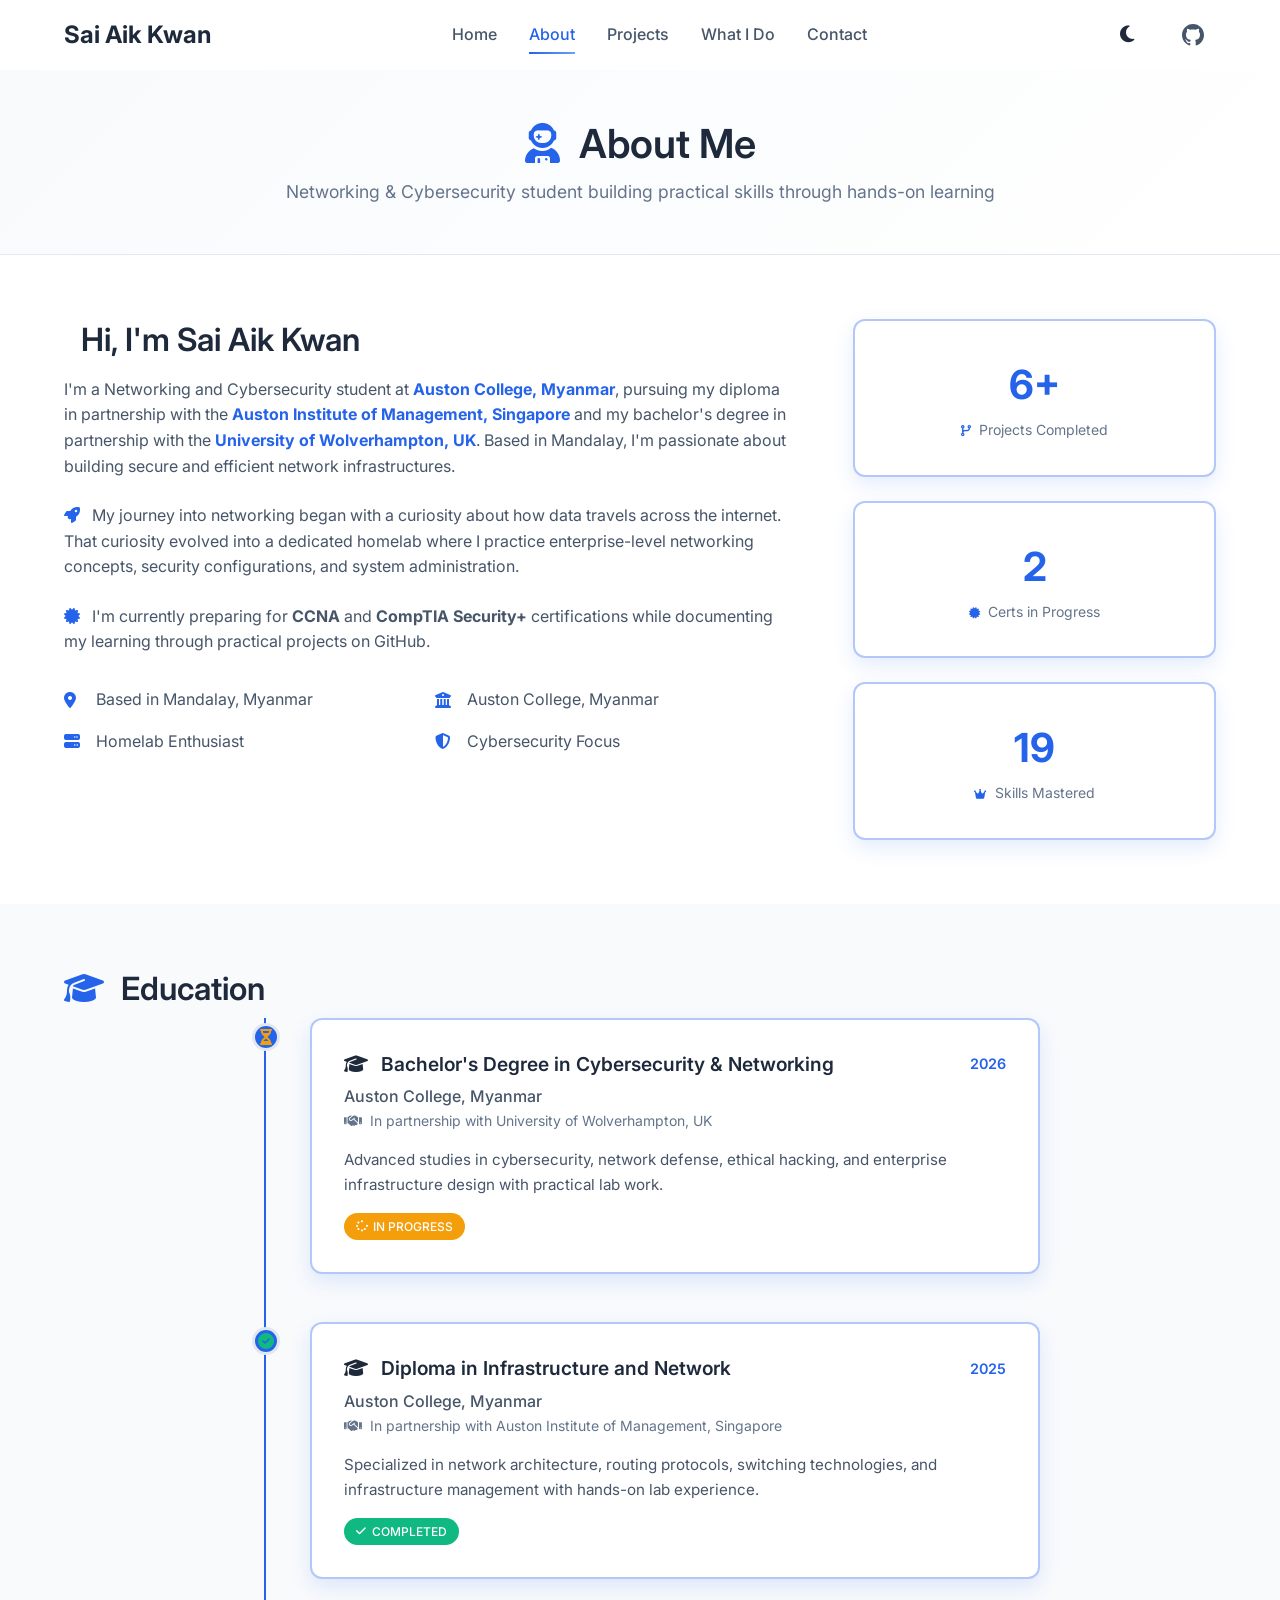
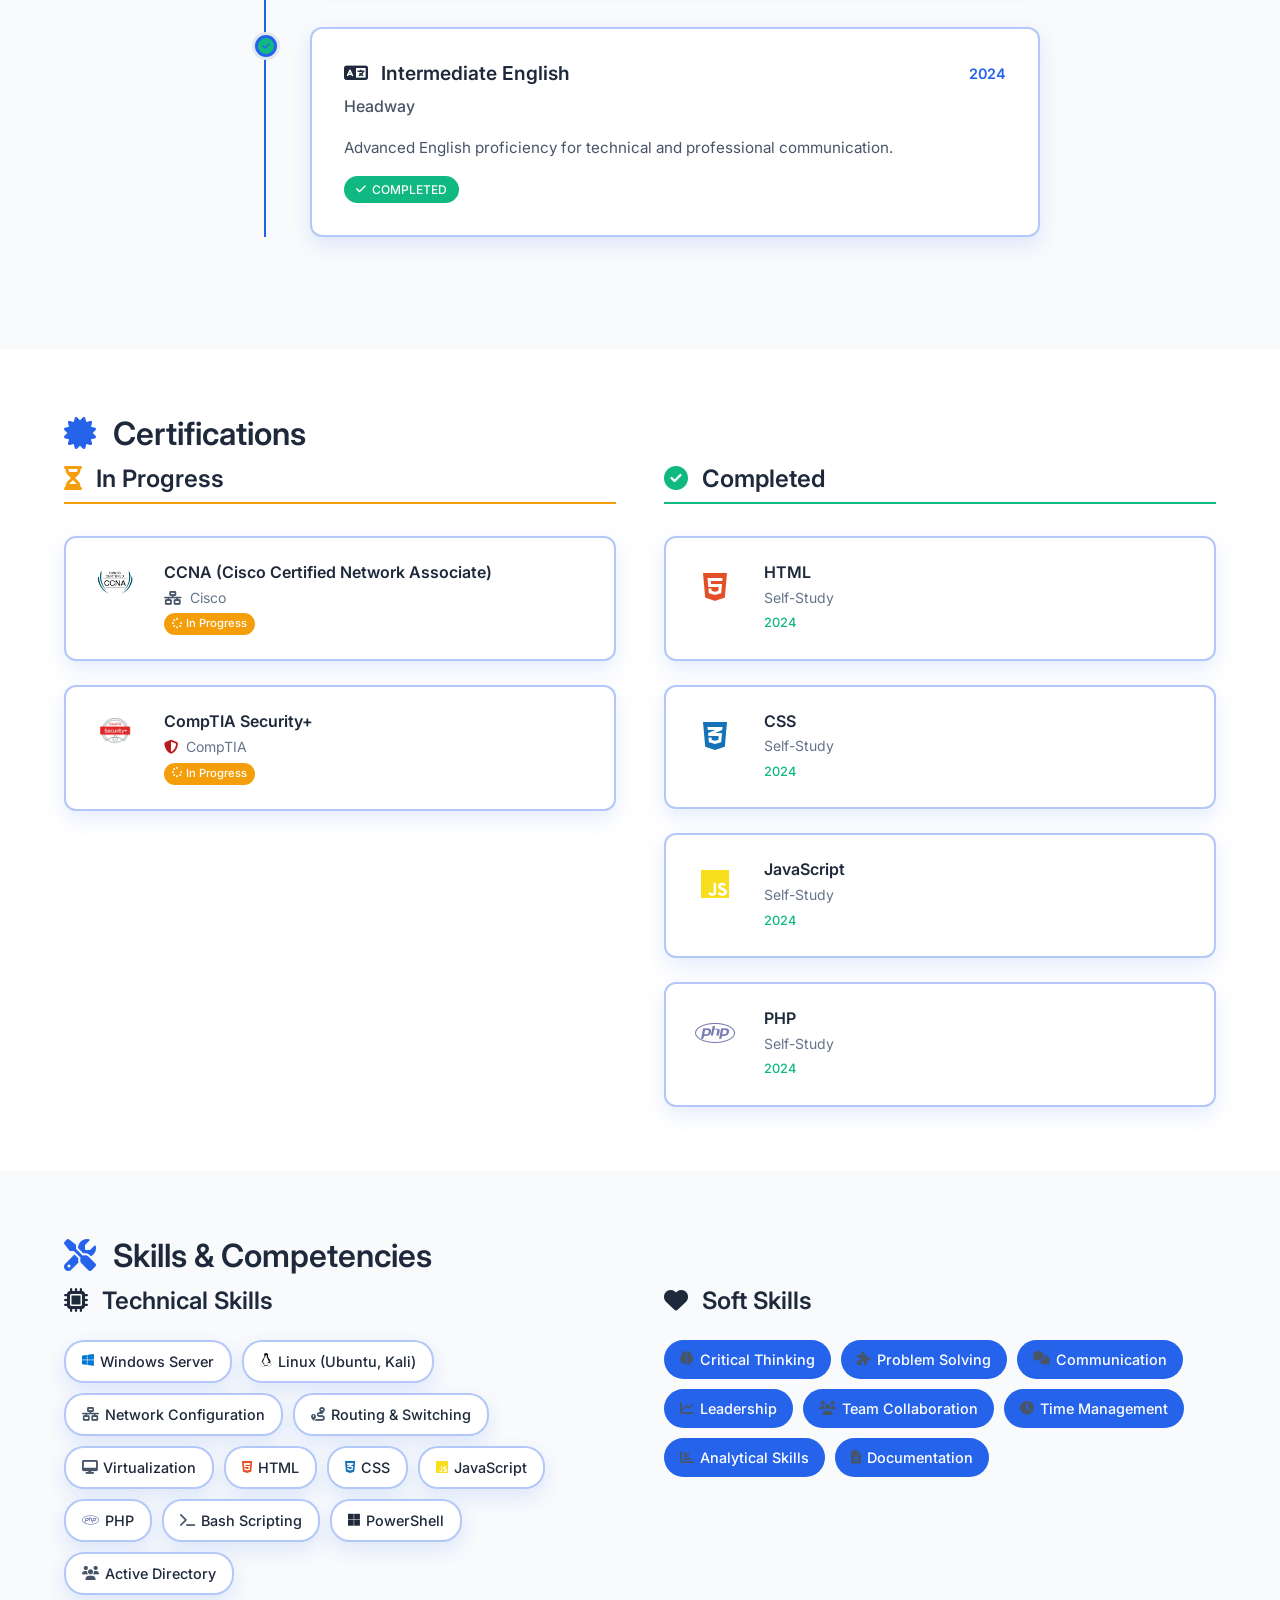
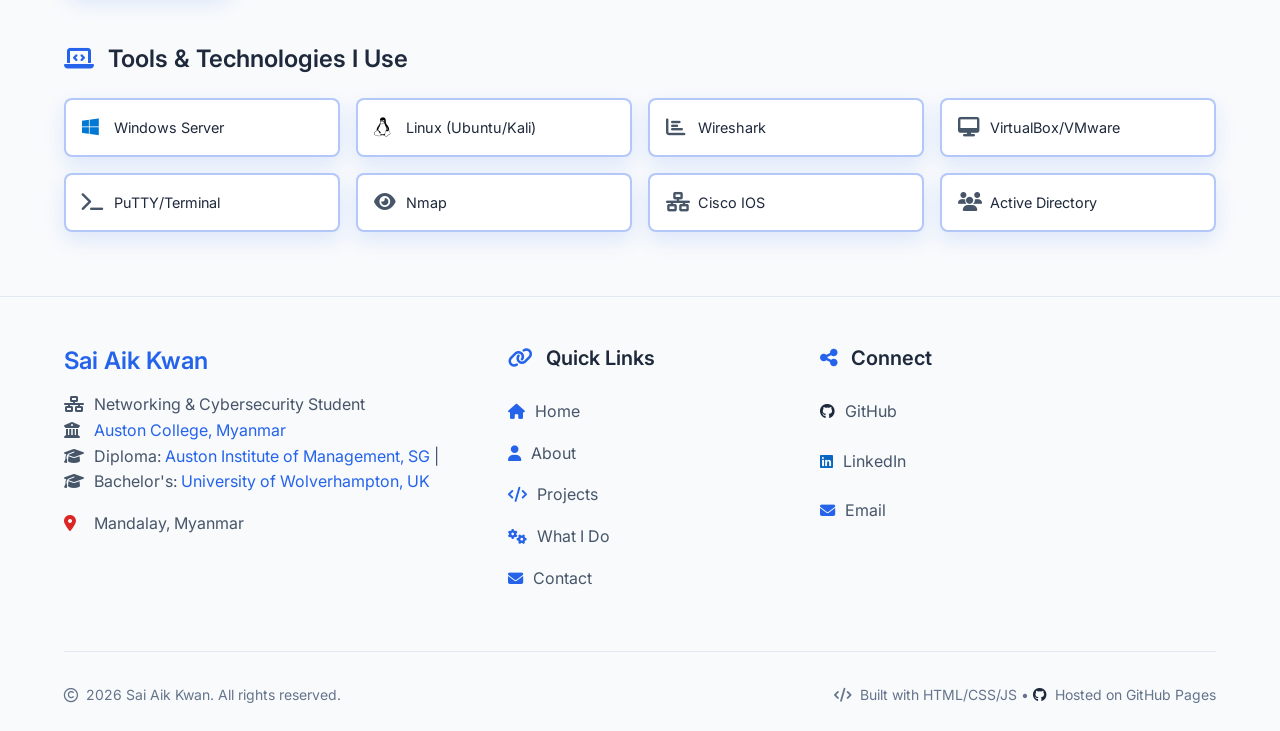
<file: about.html>
<!DOCTYPE html>
<html lang="en">
<head>
    <meta charset="UTF-8">
    <meta name="viewport" content="width=device-width, initial-scale=1.0">
    <meta name="description" content="About Sai Aik Kwan - Networking & Cybersecurity Student at Auston College, Myanmar. Education, certifications, skills, and tools.">
    <title>About Sai Aik Kwan - Education, Certifications & Skills</title>
    
    <link rel="icon" type="image/x-icon" href="favicon.ico">
    
    <meta property="og:title" content="About Sai Aik Kwan - Education, Certifications & Skills">
    <meta property="og:description" content="Networking & Cybersecurity Student at Auston College, Myanmar. CCNA & Security+ in progress.">
    <meta property="og:type" content="website">
    <meta property="og:url" content="https://saiaikkwan.github.io/about">
    <meta property="og:image" content="https://saiaikkwan.github.io/assets/images/profile.jpg">
    
    <meta name="twitter:card" content="summary">
    <meta name="twitter:title" content="About Sai Aik Kwan">
    <meta name="twitter:description" content="Networking & Cybersecurity Student at Auston College, Myanmar.">
    
    <link rel="stylesheet" href="assets/css/style.css">
    <link rel="stylesheet" href="https://cdnjs.cloudflare.com/ajax/libs/font-awesome/6.4.0/css/all.min.css">
    <link rel="preconnect" href="https://fonts.googleapis.com">
    <link rel="preconnect" href="https://fonts.gstatic.com" crossorigin>
    <link href="https://fonts.googleapis.com/css2?family=Inter:wght@300;400;500;600;700&display=swap" rel="stylesheet">
</head>
<body>
    <div id="header-placeholder"></div>
    
    <main>
        <section class="page-header">
            <div class="container">
                <h1 class="page-title"><i class="fas fa-user-astronaut"></i> About Me</h1>
                <p class="page-subtitle">Networking & Cybersecurity student building practical skills through hands-on learning</p>
            </div>
        </section>

        <section class="bio-section">
            <div class="container">
                <div class="bio-grid">
                    <div class="bio-content">
                        <h2><i class="fas fa-waveform"></i> Hi, I'm Sai Aik Kwan</h2>
                        <p class="bio-text">
                            I'm a Networking and Cybersecurity student at 
                            <strong><a href="https://auston.edu.mm/" target="_blank" rel="noopener noreferrer">Auston College, Myanmar</a></strong>, 
                            pursuing my diploma in partnership with the 
                            <strong><a href="https://www.auston.edu.sg/" target="_blank" rel="noopener noreferrer">Auston Institute of Management, Singapore</a></strong> 
                            and my bachelor's degree in partnership with the 
                            <strong><a href="https://www.wlv.ac.uk/" target="_blank" rel="noopener noreferrer">University of Wolverhampton, UK</a></strong>. 
                            Based in Mandalay, I'm passionate about building secure and efficient network infrastructures.
                        </p>
                        <p class="bio-text">
                            <i class="fas fa-rocket"></i> My journey into networking began with a curiosity about how data travels across the internet. 
                            That curiosity evolved into a dedicated homelab where I practice enterprise-level networking 
                            concepts, security configurations, and system administration.
                        </p>
                        <p class="bio-text">
                            <i class="fas fa-certificate"></i> I'm currently preparing for <strong>CCNA</strong> and <strong>CompTIA Security+</strong> certifications 
                            while documenting my learning through practical projects on GitHub.
                        </p>
                        
                        <div class="quick-facts">
                            <div class="fact-item">
                                <i class="fas fa-map-marker-alt fact-emoji"></i>
                                <span>Based in Mandalay, Myanmar</span>
                            </div>
                            <div class="fact-item">
                                <i class="fas fa-university fact-emoji" style="color: var(--primary)";></i>
                                <span>Auston College, Myanmar</span>
                            </div>
                            <div class="fact-item">
                                <i class="fas fa-server fact-emoji"></i>
                                <span>Homelab Enthusiast</span>
                            </div>
                            <div class="fact-item">
                                <i class="fas fa-shield-alt fact-emoji"></i>
                                <span>Cybersecurity Focus</span>
                            </div>
                        </div>
                    </div>
                    
                    <div class="bio-stats">
                        <div class="stat-box">
                            <span class="stat-number">6+</span>
                            <span class="stat-label"><i class="fas fa-code-branch"></i> Projects Completed</span>
                        </div>
                        <div class="stat-box">
                            <span class="stat-number">2</span>
                            <span class="stat-label"><i class="fas fa-certificate"></i> Certs in Progress</span>
                        </div>
                        <div class="stat-box">
                            <span class="stat-number">19</span>
                            <span class="stat-label"><i class="fas fa-crown"></i> Skills Mastered</span>
                        </div>
                    </div>
                </div>
            </div>
        </section>

        <section class="education-section">
            <div class="container">
                <h2 class="section-title"><i class="fas fa-graduation-cap"></i> Education</h2>
                <div class="timeline">
                    <div class="timeline-item in_progress">
                        <div class="timeline-marker"><i class="fas fa-hourglass-half fa-spin"></i></div>
                        <div class="timeline-content">
                            <div class="timeline-header">
                                <h3><i class="fas fa-graduation-cap"></i> Bachelor's Degree in Cybersecurity & Networking</h3>
                                <span class="timeline-year">2026</span>
                            </div>
                            <p class="timeline-institution">Auston College, Myanmar</p>
                            <p class="timeline-partner"><i class="fas fa-handshake"></i> In partnership with University of Wolverhampton, UK</p>
                            <p class="timeline-description">Advanced studies in cybersecurity, network defense, ethical hacking, and enterprise infrastructure design with practical lab work.</p>
                            <span class="timeline-status status-in_progress"><i class="fas fa-spinner fa-pulse"></i> In Progress</span>
                        </div>
                    </div>
                    
                    <div class="timeline-item completed">
                        <div class="timeline-marker"><i class="fas fa-check-circle"></i></div>
                        <div class="timeline-content">
                            <div class="timeline-header">
                                <h3><i class="fas fa-graduation-cap"></i> Diploma in Infrastructure and Network</h3>
                                <span class="timeline-year">2025</span>
                            </div>
                            <p class="timeline-institution">Auston College, Myanmar</p>
                            <p class="timeline-partner"><i class="fas fa-handshake"></i> In partnership with Auston Institute of Management, Singapore</p>
                            <p class="timeline-description">Specialized in network architecture, routing protocols, switching technologies, and infrastructure management with hands-on lab experience.</p>
                            <span class="timeline-status status-completed"><i class="fas fa-check"></i> Completed</span>
                        </div>
                    </div>
                    
                    <div class="timeline-item completed">
                        <div class="timeline-marker"><i class="fas fa-check-circle"></i></div>
                        <div class="timeline-content">
                            <div class="timeline-header">
                                <h3><i class="fas fa-language"></i> Intermediate English</h3>
                                <span class="timeline-year">2024</span>
                            </div>
                            <p class="timeline-institution">Headway</p>
                            <p class="timeline-description">Advanced English proficiency for technical and professional communication.</p>
                            <span class="timeline-status status-completed"><i class="fas fa-check"></i> Completed</span>
                        </div>
                    </div>
                </div>
            </div>
        </section>

        <section class="certifications-section">
            <div class="container">
                <h2 class="section-title"><i class="fas fa-certificate"></i> Certifications</h2>
                <div class="certs-grid">
                    <div class="certs-category">
                        <h3 class="category-title in-progress"><i class="fas fa-hourglass-half fa-spin"></i> In Progress</h3>
                        <div class="certs-list">
                            <div class="cert-card in-progress">
                                <div class="cert-icon">
                                    <img src="assets/images/ccna.png" alt="CCNA" style="width: 40px; height: 40px;" onerror="this.style.display='none'; this.nextElementSibling.style.display='block';">
                                    <i class="fas fa-network-wired" style="display: none;"></i>
                                </div>
                                <div class="cert-info">
                                    <h4>CCNA (Cisco Certified Network Associate)</h4>
                                    <p class="cert-issuer"><i class="fas fa-network-wired"></i> Cisco</p>
                                    <span class="cert-status"><i class="fas fa-spinner fa-pulse"></i> In Progress</span>
                                </div>
                            </div>
                            <div class="cert-card in-progress">
                                <div class="cert-icon">
                                    <img src="assets/images/comptia.png" alt="CompTIA" style="width: 40px; height: 40px;" onerror="this.style.display='none'; this.nextElementSibling.style.display='block';">
                                    <i class="fas fa-shield-alt" style="display: none;"></i>
                                </div>
                                <div class="cert-info">
                                    <h4>CompTIA Security+</h4>
                                    <p class="cert-issuer"><i class="fas fa-shield-alt"></i> CompTIA</p>
                                    <span class="cert-status"><i class="fas fa-spinner fa-pulse"></i> In Progress</span>
                                </div>
                            </div>
                        </div>
                    </div>
                    
                    <div class="certs-category">
                        <h3 class="category-title completed"><i class="fas fa-check-circle"></i> Completed</h3>
                        <div class="certs-list">
                            <div class="cert-card completed">
                                <div class="cert-icon"><i class="fab fa-html5" style="color: #E34F26;"></i></div>
                                <div class="cert-info">
                                    <h4>HTML</h4>
                                    <p class="cert-issuer">Self-Study</p>
                                    <span class="cert-year">2024</span>
                                </div>
                            </div>
                            <div class="cert-card completed">
                                <div class="cert-icon"><i class="fab fa-css3-alt" style="color: #1572B6;"></i></div>
                                <div class="cert-info">
                                    <h4>CSS</h4>
                                    <p class="cert-issuer">Self-Study</p>
                                    <span class="cert-year">2024</span>
                                </div>
                            </div>
                            <div class="cert-card completed">
                                <div class="cert-icon"><i class="fab fa-js" style="color: #F7DF1E;"></i></div>
                                <div class="cert-info">
                                    <h4>JavaScript</h4>
                                    <p class="cert-issuer">Self-Study</p>
                                    <span class="cert-year">2024</span>
                                </div>
                            </div>
                            <div class="cert-card completed">
                                <div class="cert-icon"><i class="fab fa-php" style="color: #777BB4;"></i></div>
                                <div class="cert-info">
                                    <h4>PHP</h4>
                                    <p class="cert-issuer">Self-Study</p>
                                    <span class="cert-year">2024</span>
                                </div>
                            </div>
                        </div>
                    </div>
                </div>
            </div>
        </section>

        <section class="skills-section">
            <div class="container">
                <h2 class="section-title"><i class="fas fa-tools"></i> Skills & Competencies</h2>
                <div class="skills-grid">
                    <div class="skills-category">
                        <h3><i class="fas fa-microchip"></i> Technical Skills</h3>
                        <div class="skills-cloud">
                            <span class="skill-tag tech-skill"><i class="fab fa-windows"></i> Windows Server</span>
                            <span class="skill-tag tech-skill"><i class="fab fa-linux"></i> Linux (Ubuntu, Kali)</span>
                            <span class="skill-tag tech-skill"><i class="fas fa-network-wired"></i> Network Configuration</span>
                            <span class="skill-tag tech-skill"><i class="fas fa-route"></i> Routing & Switching</span>
                            <span class="skill-tag tech-skill"><i class="fas fa-desktop"></i> Virtualization</span>
                            <span class="skill-tag tech-skill"><i class="fab fa-html5" style="color: #E34F26;"></i> HTML</span>
                            <span class="skill-tag tech-skill"><i class="fab fa-css3-alt" style="color: #1572B6;"></i> CSS</span>
                            <span class="skill-tag tech-skill"><i class="fab fa-js" style="color: #F7DF1E;"></i> JavaScript</span>
                            <span class="skill-tag tech-skill"><i class="fab fa-php" style="color: #777BB4;"></i> PHP</span>
                            <span class="skill-tag tech-skill"><i class="fas fa-terminal"></i> Bash Scripting</span>
                            <span class="skill-tag tech-skill"><i class="fab fa-microsoft"></i> PowerShell</span>
                            <span class="skill-tag tech-skill"><i class="fas fa-users"></i> Active Directory</span>
                        </div>
                    </div>
                    
                    <div class="skills-category">
                        <h3><i class="fas fa-heart"></i> Soft Skills</h3>
                        <div class="skills-cloud">
                            <span class="skill-tag soft-skill"><i class="fas fa-brain"></i> Critical Thinking</span>
                            <span class="skill-tag soft-skill"><i class="fas fa-puzzle-piece"></i> Problem Solving</span>
                            <span class="skill-tag soft-skill"><i class="fas fa-comments"></i> Communication</span>
                            <span class="skill-tag soft-skill"><i class="fas fa-chart-line"></i> Leadership</span>
                            <span class="skill-tag soft-skill"><i class="fas fa-users"></i> Team Collaboration</span>
                            <span class="skill-tag soft-skill"><i class="fas fa-clock"></i> Time Management</span>
                            <span class="skill-tag soft-skill"><i class="fas fa-chart-bar"></i> Analytical Skills</span>
                            <span class="skill-tag soft-skill"><i class="fas fa-file-alt"></i> Documentation</span>
                        </div>
                    </div>
                </div>
                
                <div class="tools-section">
                    <h3><i class="fas fa-laptop-code"></i> Tools & Technologies I Use</h3>
                    <div class="tools-grid">
                        <div class="tool-item">
                            <i class="fab fa-windows tool-icon"></i>
                            <span>Windows Server</span>
                        </div>
                        <div class="tool-item">
                            <i class="fab fa-linux tool-icon"></i>
                            <span>Linux (Ubuntu/Kali)</span>
                        </div>
                        <div class="tool-item">
                            <i class="fas fa-chart-bar tool-icon"></i>
                            <span>Wireshark</span>
                        </div>
                        <div class="tool-item">
                            <i class="fas fa-desktop tool-icon"></i>
                            <span>VirtualBox/VMware</span>
                        </div>
                        <div class="tool-item">
                            <i class="fas fa-terminal tool-icon"></i>
                            <span>PuTTY/Terminal</span>
                        </div>
                        <div class="tool-item">
                            <i class="fas fa-eye tool-icon"></i>
                            <span>Nmap</span>
                        </div>
                        <div class="tool-item">
                            <i class="fas fa-network-wired tool-icon"></i>
                            <span>Cisco IOS</span>
                        </div>
                        <div class="tool-item">
                            <i class="fas fa-users tool-icon"></i>
                            <span>Active Directory</span>
                        </div>
                    </div>
                </div>
            </div>
        </section>
    </main>
    
    <div id="footer-placeholder"></div>
    
    <script src="assets/js/main.js"></script>
</body>
</html>
</file>
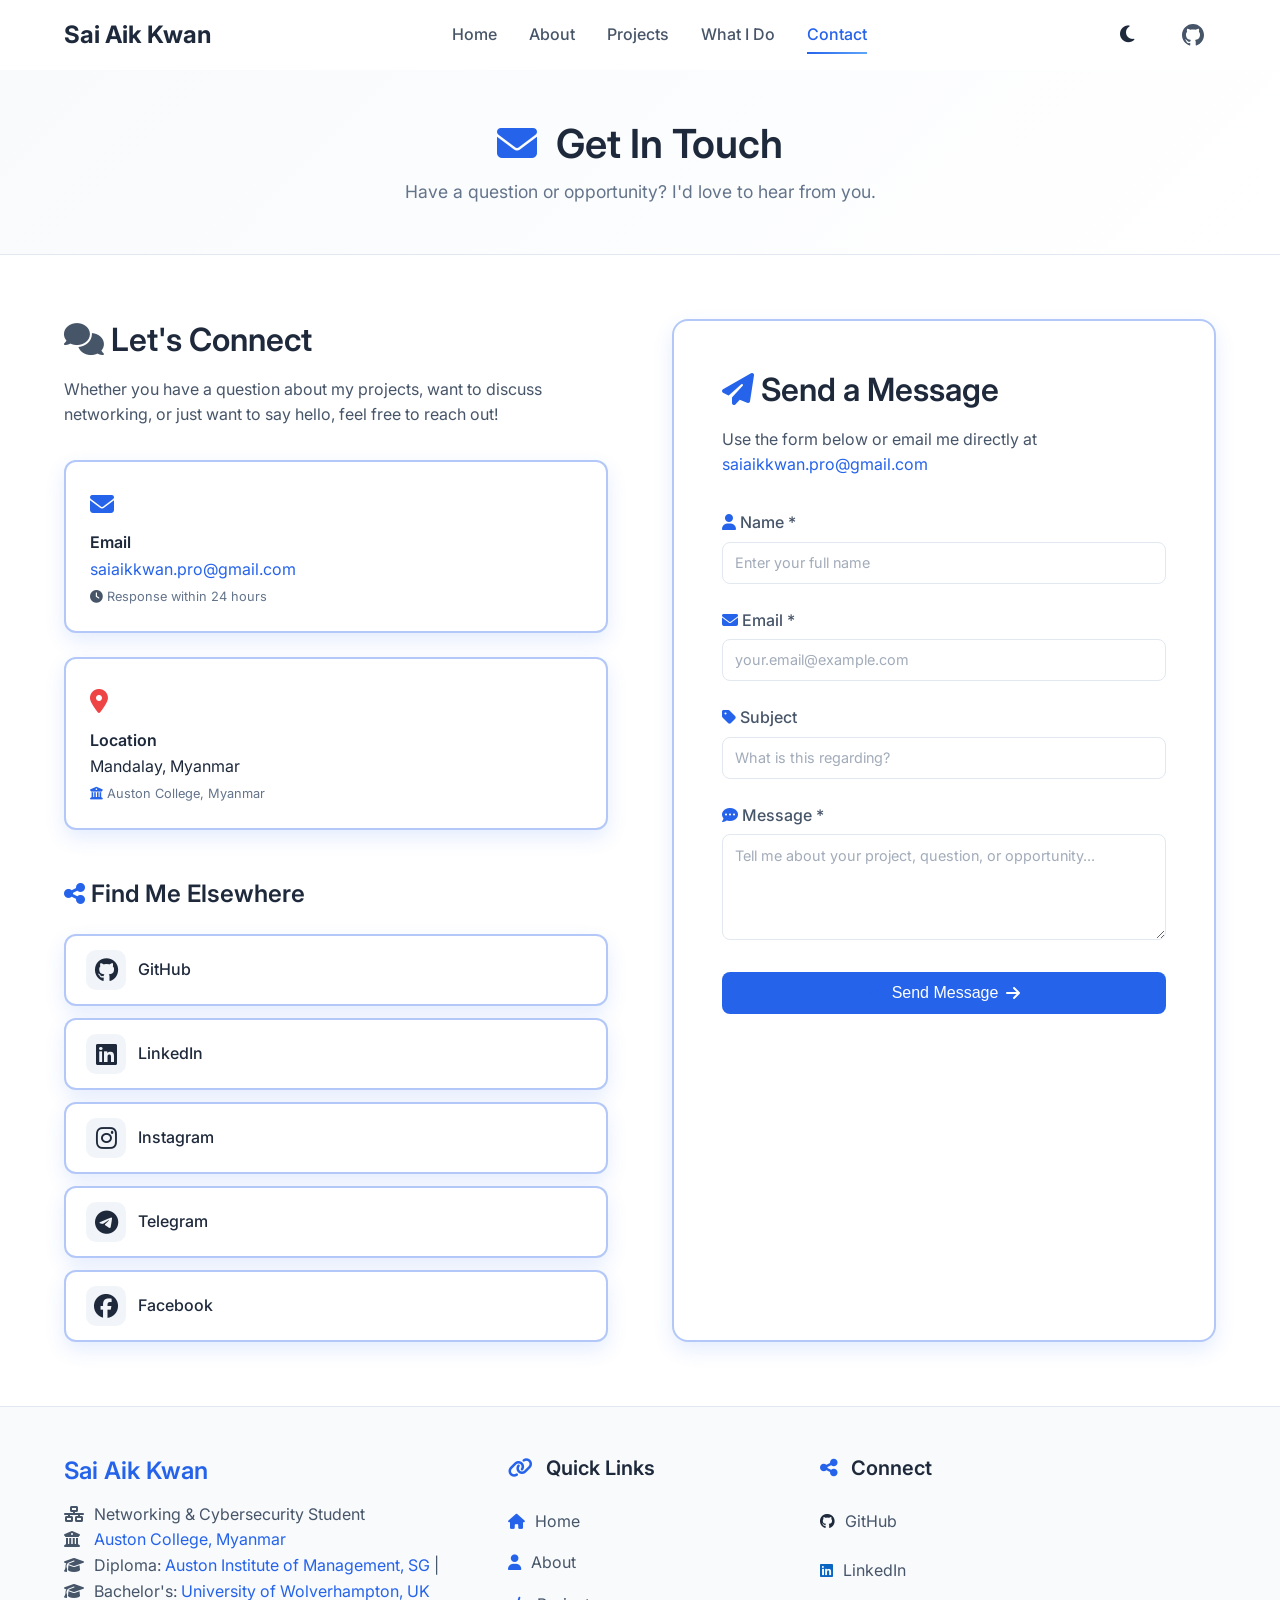
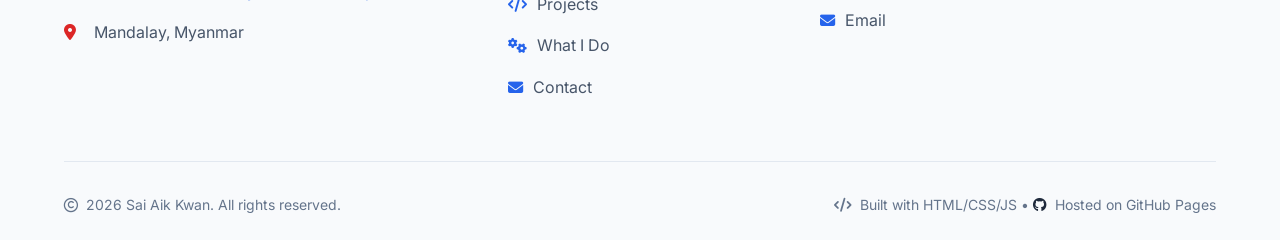
<file: contact.html>
<!DOCTYPE html>
<html lang="en">
<head>
    <meta charset="UTF-8">
    <meta name="viewport" content="width=device-width, initial-scale=1.0">
    <meta name="description" content="Contact Sai Aik Kwan - Networking & Cybersecurity Student. Get in touch via email, GitHub, LinkedIn, or the contact form.">
    <title>Contact Sai Aik Kwan</title>
    
    <link rel="icon" type="image/x-icon" href="favicon.ico">
    
    <meta property="og:title" content="Contact Sai Aik Kwan">
    <meta property="og:description" content="Get in touch with Sai Aik Kwan - Networking & Cybersecurity Student at Auston College, Myanmar.">
    <meta property="og:type" content="website">
    <meta property="og:url" content="https://saiaikkwan.github.io/contact">
    <meta property="og:image" content="https://saiaikkwan.github.io/assets/images/profile.jpg">
    
    <meta name="twitter:card" content="summary">
    <meta name="twitter:title" content="Contact Sai Aik Kwan">
    <meta name="twitter:description" content="Networking & Cybersecurity Student at Auston College, Myanmar.">
    
    <link rel="stylesheet" href="assets/css/style.css">
    <link rel="stylesheet" href="https://cdnjs.cloudflare.com/ajax/libs/font-awesome/6.4.0/css/all.min.css">
    <link rel="preconnect" href="https://fonts.googleapis.com">
    <link rel="preconnect" href="https://fonts.gstatic.com" crossorigin>
    <link href="https://fonts.googleapis.com/css2?family=Inter:wght@300;400;500;600;700&display=swap" rel="stylesheet">
</head>
<body>
    <div id="header-placeholder"></div>
    
    <main>
        <section class="page-header">
            <div class="container">
                <h1 class="page-title"><i class="fas fa-envelope"></i> Get In Touch</h1>
                <p class="page-subtitle">Have a question or opportunity? I'd love to hear from you.</p>
            </div>
        </section>

        <section class="contact-section">
            <div class="container">
                <div class="contact-grid">
                    
                    <div class="contact-info">
                        <h2><i class="fas fa-comments"></i> Let's Connect</h2>
                        <p class="contact-intro">
                            Whether you have a question about my projects, want to discuss networking, 
                            or just want to say hello, feel free to reach out!
                        </p>
                        
                        <div class="contact-cards">
                            <div class="contact-card">
                                <div class="contact-icon"><i class="fas fa-envelope" style="color: var(--primary);"></i></div>
                                <h3>Email</h3>
                                <a href="mailto:saiaikkwan.pro@gmail.com">saiaikkwan.pro@gmail.com</a>
                                <span class="response-time"><i class="fas fa-clock"></i> Response within 24 hours</span>
                            </div>
                            
                            <div class="contact-card">
                                <div class="contact-icon"><i class="fas fa-map-marker-alt"></i></div>
                                <h3>Location</h3>
                                <p>Mandalay, Myanmar</p>
                                <span class="response-time"><i class="fas fa-university" style="color: var(--primary)";></i> Auston College, Myanmar</span>
                            </div>
                            
                            <!-- GitHub card removed - only in social links below -->
                        </div>
                        
                        <div class="contact-social">
                            <h3><i class="fas fa-share-alt"></i> Find Me Elsewhere</h3>
                            <div class="social-links-large-vertical">
                                
                                <a href="https://github.com/saiaikkwan" target="_blank" rel="noopener noreferrer" class="social-link-large">
                                    <span class="social-icon-wrapper">
                                        <i class="fab fa-github"></i>
                                    </span>
                                    <span class="social-name">GitHub</span>
                                </a>
                                
                                <a href="https://linkedin.com/in/sai-aik-kwan" target="_blank" rel="noopener noreferrer" class="social-link-large linkedin">
                                    <span class="social-icon-wrapper">
                                        <i class="fab fa-linkedin"></i>
                                    </span>
                                    <span class="social-name">LinkedIn</span>
                                </a>
                                
                                <a href="https://instagram.com/sai.aik.kwan.netsec" target="_blank" rel="noopener noreferrer" class="social-link-large instagram">
                                    <span class="social-icon-wrapper">
                                        <i class="fab fa-instagram"></i>
                                    </span>
                                    <span class="social-name">Instagram</span>
                                </a>
                                
                                <a href="https://t.me/sai_aik_kwan" target="_blank" rel="noopener noreferrer" class="social-link-large telegram">
                                    <span class="social-icon-wrapper">
                                        <i class="fab fa-telegram"></i>
                                    </span>
                                    <span class="social-name">Telegram</span>
                                </a>
                                
                                <a href="https://facebook.com/sai.aik.kwan.netsec" target="_blank" rel="noopener noreferrer" class="social-link-large facebook">
                                    <span class="social-icon-wrapper">
                                        <i class="fab fa-facebook"></i>
                                    </span>
                                    <span class="social-name">Facebook</span>
                                </a>
                                
                            </div>
                        </div>
                    </div>
                    
                    <div class="contact-form-wrapper">
                        <h2><i class="fas fa-paper-plane"></i> Send a Message</h2>
                        <p style="color: var(--text-secondary); margin-bottom: var(--spacing-md);">
                            Use the form below or email me directly at <a href="mailto:saiaikkwan.pro@gmail.com">saiaikkwan.pro@gmail.com</a>
                        </p>
                        
                        <form method="POST" action="https://formspree.io/f/xzdopqga" class="contact-form">
                            <div class="form-group">
                                <label for="name"><i class="fas fa-user"></i> Name *</label>
                                <input type="text" id="name" name="name" placeholder="Enter your full name" required>
                            </div>
                            
                            <div class="form-group">
                                <label for="email"><i class="fas fa-envelope"></i> Email *</label>
                                <input type="email" id="email" name="email" placeholder="your.email@example.com" required>
                            </div>
                            
                            <div class="form-group">
                                <label for="subject"><i class="fas fa-tag"></i> Subject</label>
                                <input type="text" id="subject" name="subject" placeholder="What is this regarding?">
                            </div>
                            
                            <div class="form-group">
                                <label for="message"><i class="fas fa-comment-dots"></i> Message *</label>
                                <textarea id="message" name="message" rows="5" placeholder="Tell me about your project, question, or opportunity..." required></textarea>
                            </div>
                            
                            <button type="submit" class="btn btn-primary btn-block">
                                <i class="fas fa-paper-plane"></i> Send Message
                                <i class="fas fa-arrow-right"></i>
                            </button>
                        </form>
                    </div>
                    
                </div>
            </div>
        </section>
    </main>
    
    <div id="footer-placeholder"></div>
    
    <script src="assets/js/main.js"></script>
</body>
</html>
</file>
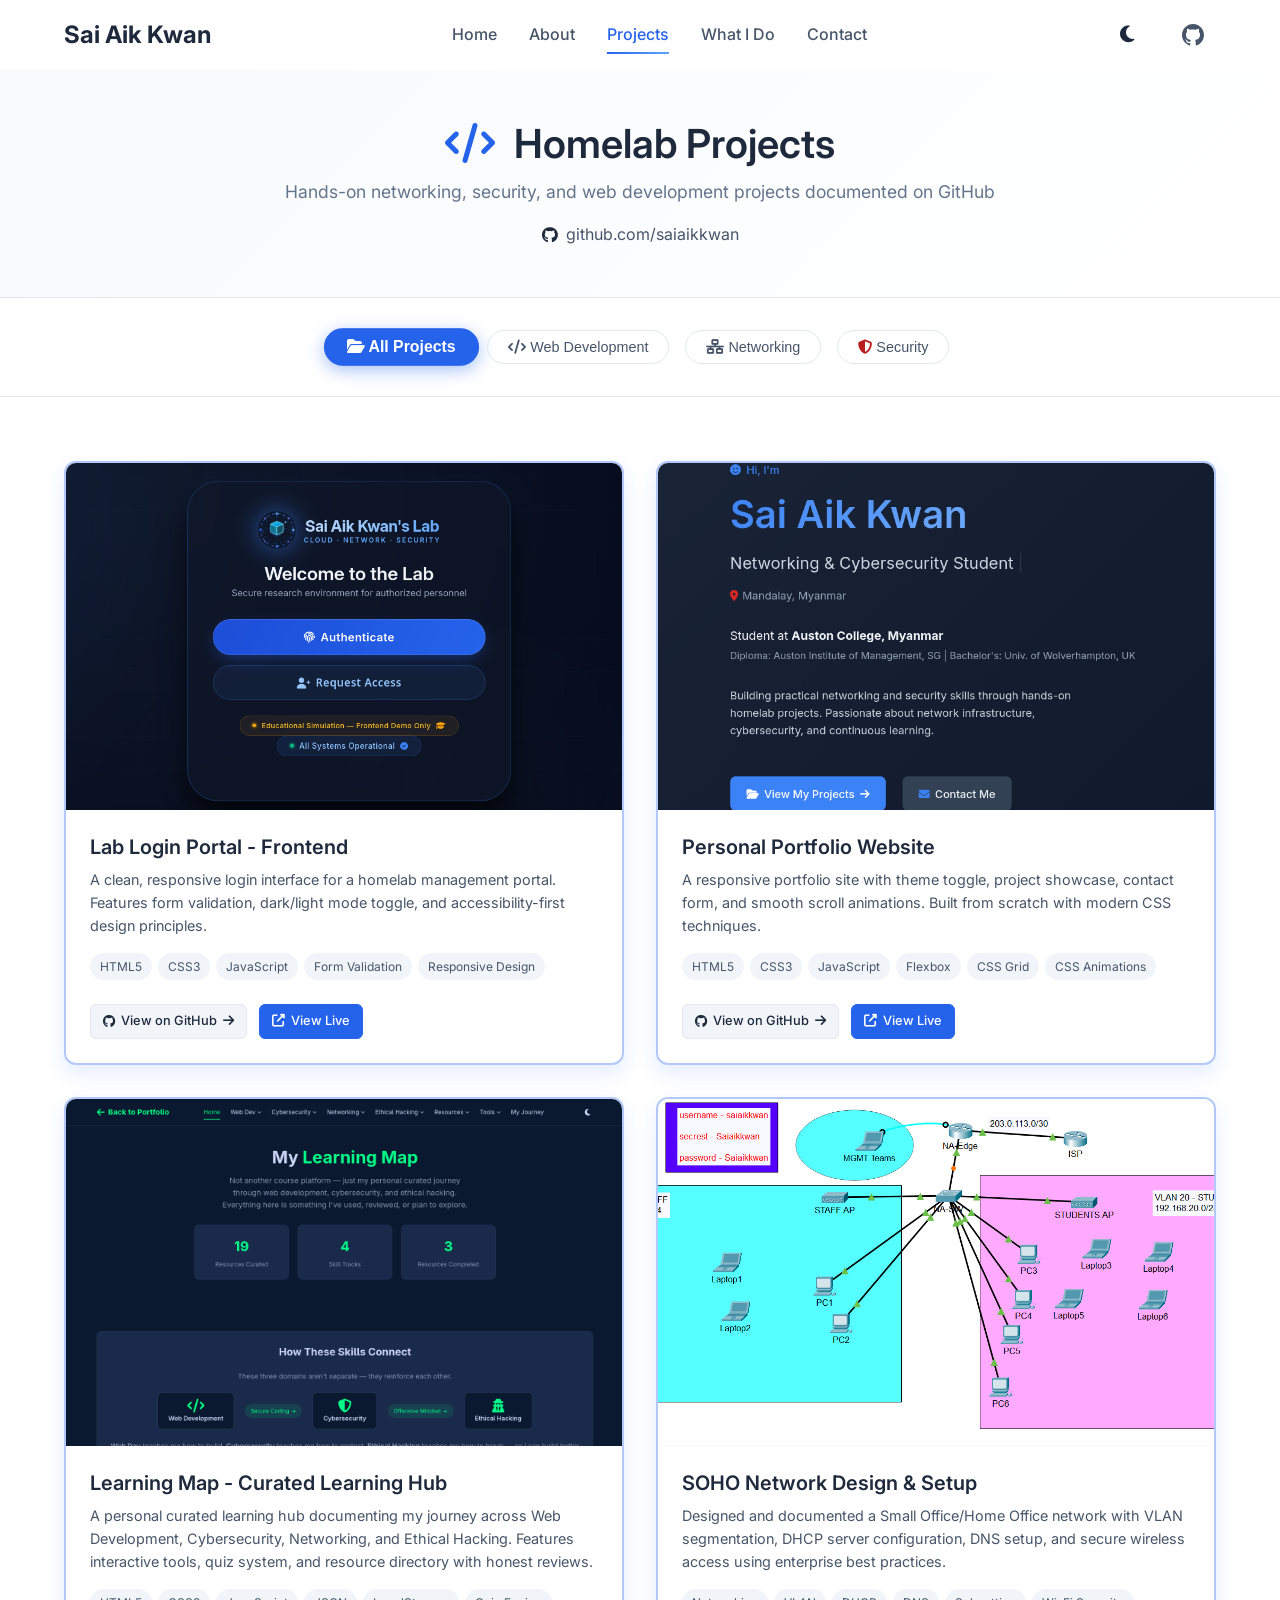
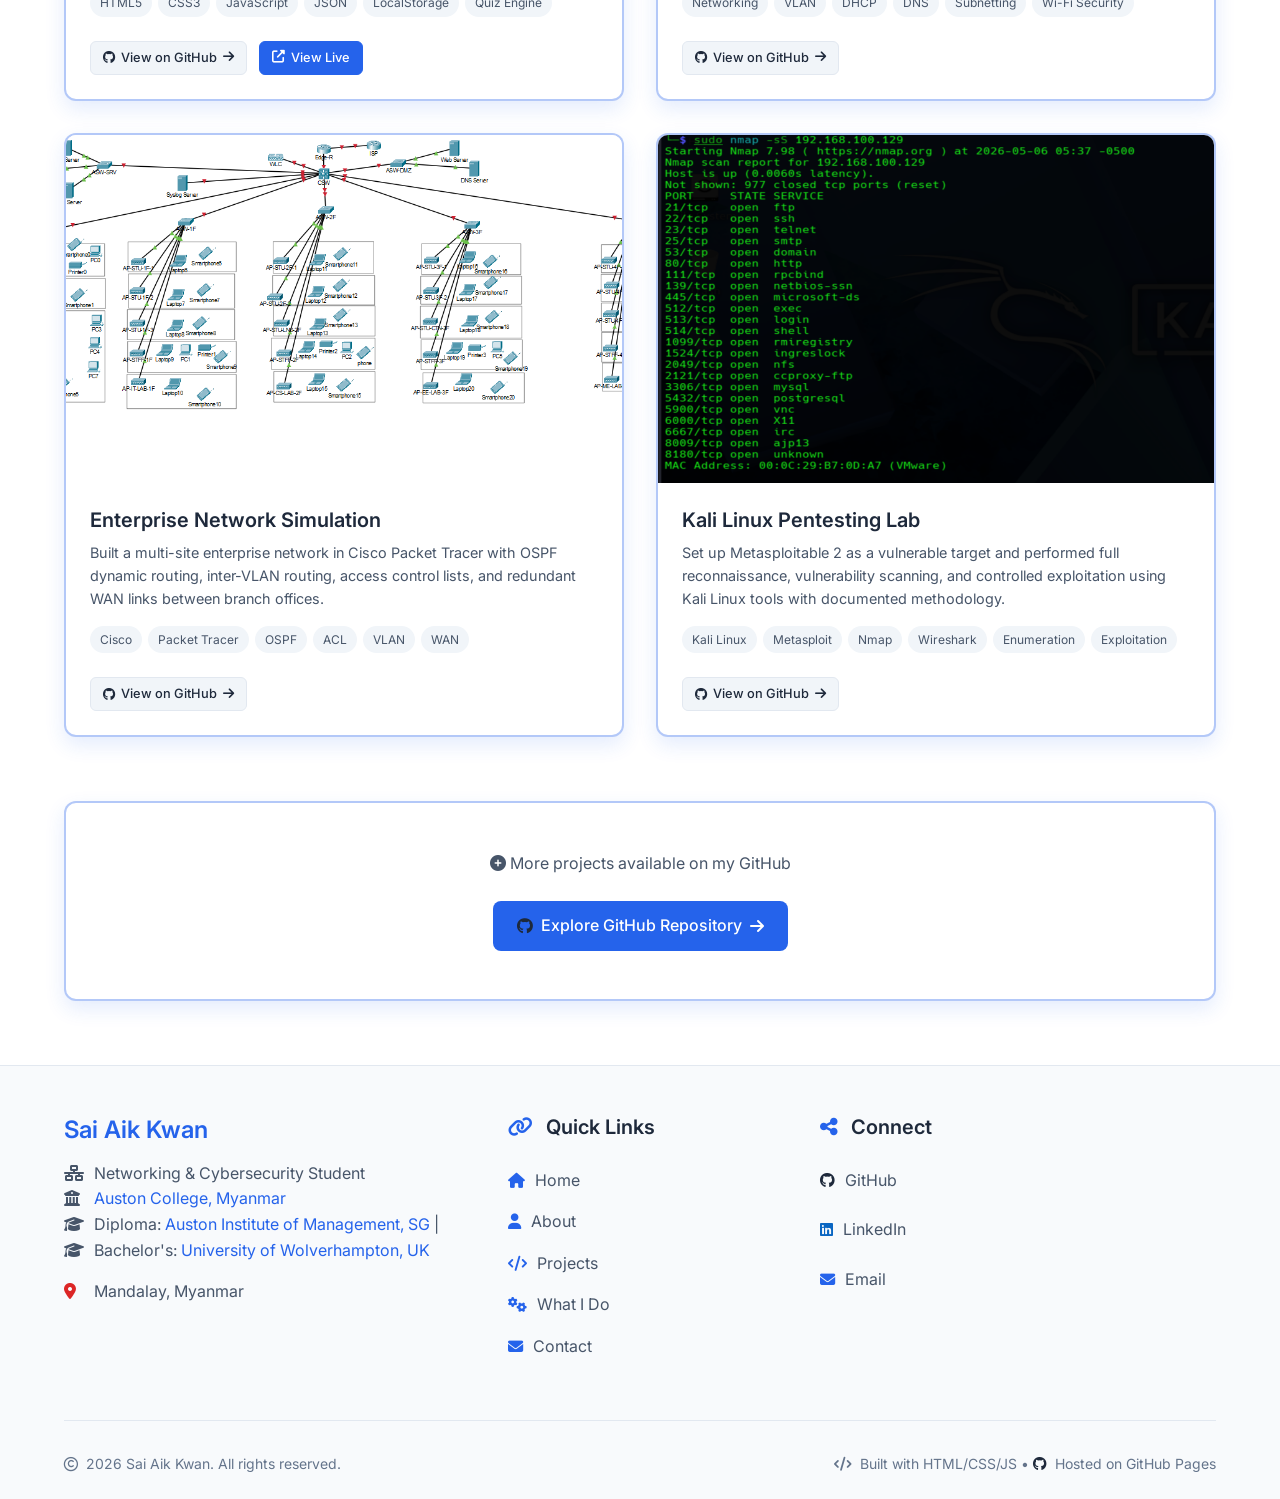
<file: projects.html>
<!DOCTYPE html>
<html lang="en">
<head>
    <meta charset="UTF-8">
    <meta name="viewport" content="width=device-width, initial-scale=1.0">
    <meta name="description" content="Projects by Sai Aik Kwan - Homelab networking, security, and web development projects documented on GitHub.">
    <title>Projects - Sai Aik Kwan's Lab Portfolio</title>
    
    <link rel="icon" type="image/x-icon" href="favicon.ico">
    
    <meta property="og:title" content="Projects - Sai Aik Kwan's Lab Portfolio">
    <meta property="og:description" content="Hands-on networking, security, and web development projects from my homelab.">
    <meta property="og:type" content="website">
    <meta property="og:url" content="https://saiaikkwan.github.io/projects">
    <meta property="og:image" content="https://saiaikkwan.github.io/assets/images/profile.jpg">
    
    <meta name="twitter:card" content="summary">
    <meta name="twitter:title" content="Projects - Sai Aik Kwan">
    <meta name="twitter:description" content="Networking, security, and web development projects.">
    
    <link rel="stylesheet" href="assets/css/style.css">
    <link rel="stylesheet" href="https://cdnjs.cloudflare.com/ajax/libs/font-awesome/6.4.0/css/all.min.css">
    <link rel="preconnect" href="https://fonts.googleapis.com">
    <link rel="preconnect" href="https://fonts.gstatic.com" crossorigin>
    <link href="https://fonts.googleapis.com/css2?family=Inter:wght@300;400;500;600;700&display=swap" rel="stylesheet">
</head>
<body>
    <div id="header-placeholder"></div>
    
    <main>
        <section class="page-header">
            <div class="container">
                <h1 class="page-title"><i class="fas fa-code"></i> Homelab Projects</h1>
                <p class="page-subtitle">Hands-on networking, security, and web development projects documented on GitHub</p>
                <a href="https://github.com/saiaikkwan" target="_blank" rel="noopener noreferrer" class="github-header-link">
                    <i class="fab fa-github"></i>
                    github.com/saiaikkwan
                </a>
            </div>
        </section>

        <section class="projects-filter">
            <div class="container">
                <div class="filter-buttons">
                    <button class="filter-btn active" data-filter="all"><i class="fas fa-folder-open"></i> All Projects</button>
                    <button class="filter-btn" data-filter="webdev"><i class="fas fa-code"></i> Web Development</button>
                    <button class="filter-btn" data-filter="networking"><i class="fas fa-network-wired"></i> Networking</button>
                    <button class="filter-btn" data-filter="security"><i class="fas fa-shield-alt"></i> Security</button>
                </div>
            </div>
        </section>

        <section class="all-projects">
            <div class="container">
                <div class="projects-grid full-grid">
                    <div class="loading-spinner" style="text-align: center; grid-column: 1/-1; padding: 3rem;">
                        <div style="width: 40px; height: 40px; border: 3px solid var(--border-color); border-top-color: var(--primary); border-radius: 50%; animation: spin 1s linear infinite; margin: 0 auto 1rem;"></div>
                        <p style="color: var(--text-muted);"><i class="fas fa-spinner fa-pulse"></i> Loading projects...</p>
                    </div>
                </div>
                
                <div class="more-projects-cta">
                    <p><i class="fas fa-plus-circle"></i> More projects available on my GitHub</p>
                    <a href="https://github.com/saiaikkwan" target="_blank" rel="noopener noreferrer" class="btn btn-primary">
                        <i class="fab fa-github"></i> Explore GitHub Repository <i class="fas fa-arrow-right"></i>
                    </a>
                </div>
            </div>
        </section>
    </main>
    
    <div id="footer-placeholder"></div>
    
    <script src="assets/js/main.js"></script>
</body>
</html>
</file>
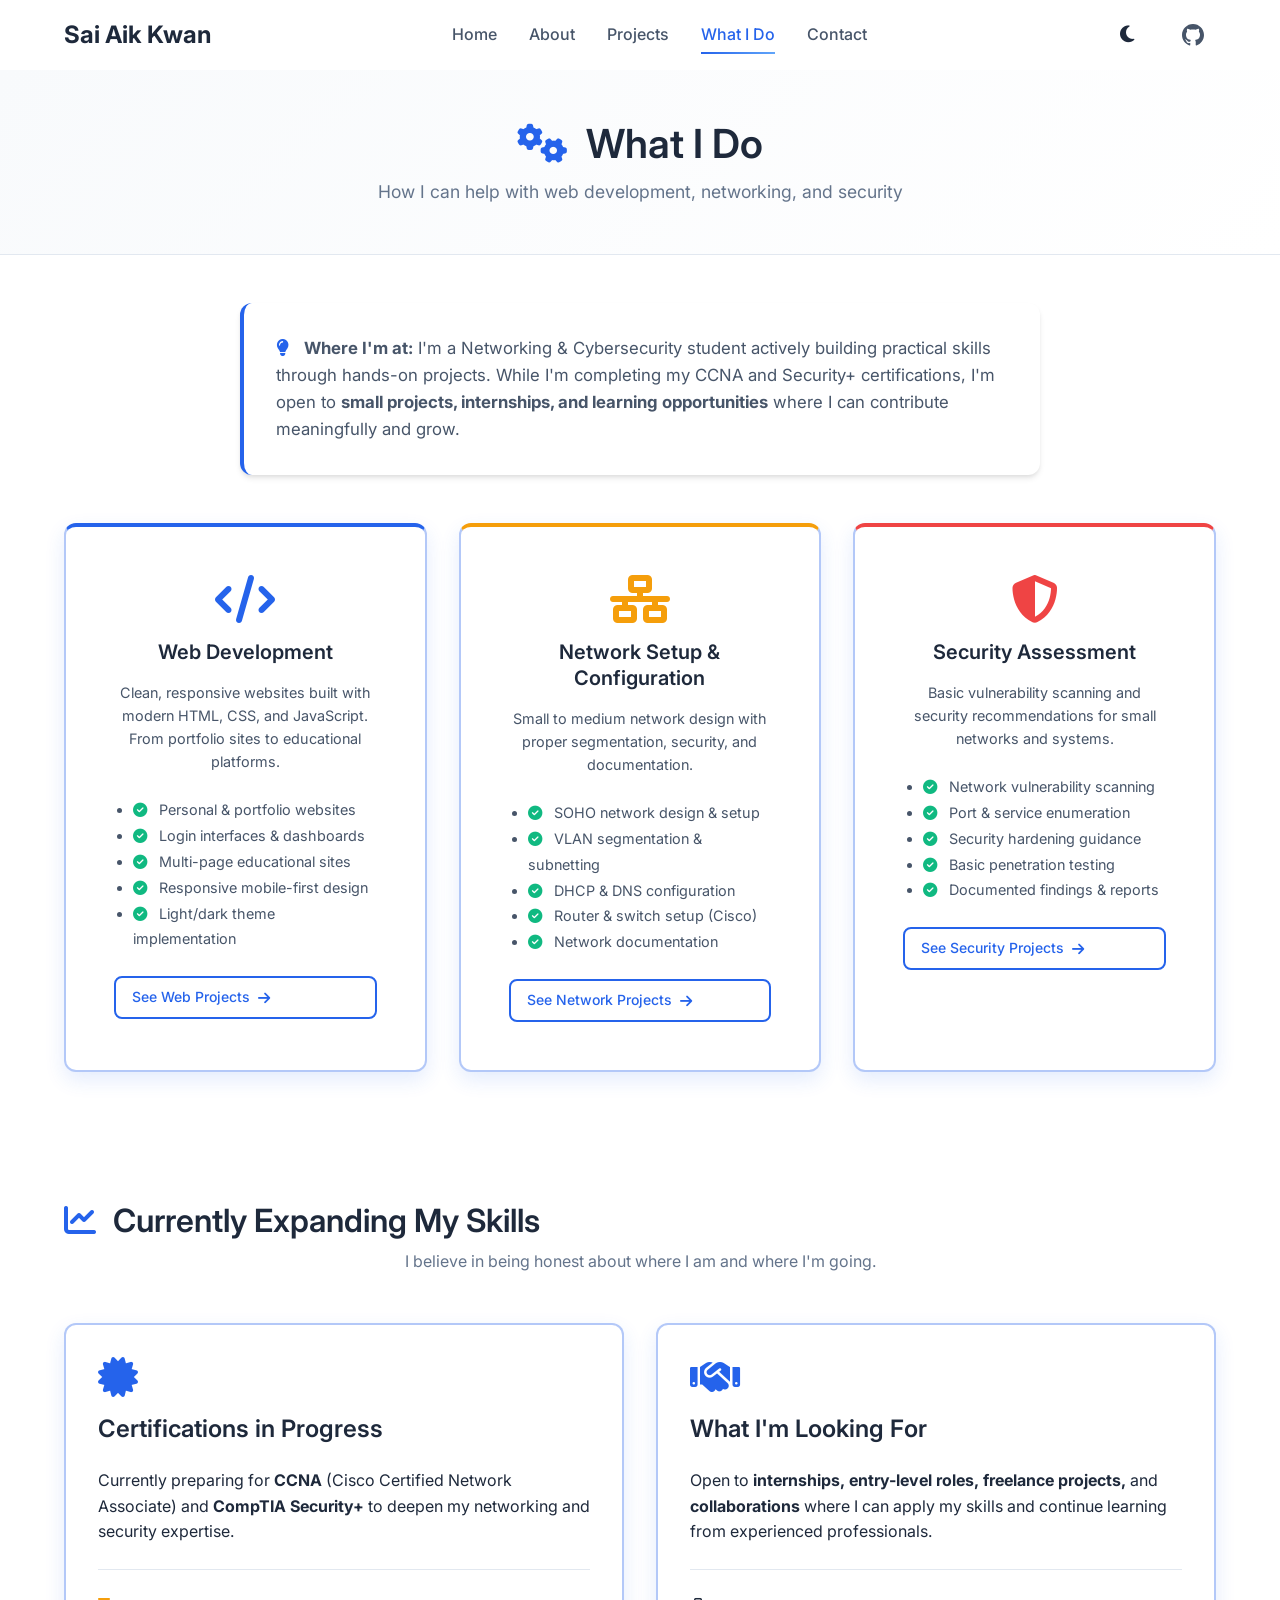
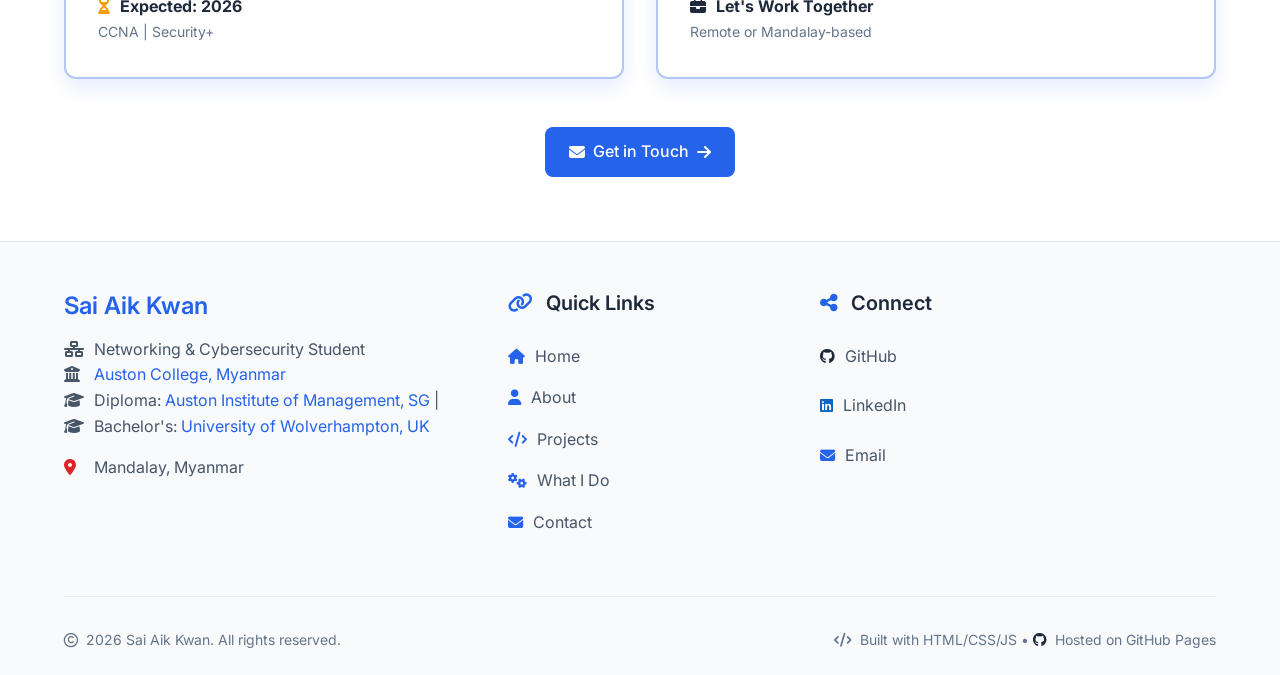
<file: what-i-do.html>
<!DOCTYPE html>
<html lang="en">
<head>
    <meta charset="UTF-8">
    <meta name="viewport" content="width=device-width, initial-scale=1.0">
    <meta name="description" content="What Sai Aik Kwan offers — web development, network setup, security assessment, and collaboration opportunities.">
    <title>What I Do - Sai Aik Kwan</title>
    
    <link rel="icon" type="image/png" href="assets/images/favicon.png">
    
    <meta property="og:title" content="What I Do - Sai Aik Kwan">
    <meta property="og:description" content="Web development, network setup, security assessment, and collaboration opportunities.">
    <meta property="og:type" content="website">
    <meta property="og:url" content="https://saiaikkwan.github.io/what-i-do">
    <meta property="og:image" content="https://saiaikkwan.github.io/assets/images/profile.jpg">
    
    <meta name="twitter:card" content="summary">
    <meta name="twitter:title" content="What I Do - Sai Aik Kwan">
    <meta name="twitter:description" content="Web development, network setup, and security assessment by a Networking & Cybersecurity student.">
    
    <link rel="stylesheet" href="assets/css/style.css">
    <link rel="stylesheet" href="https://cdnjs.cloudflare.com/ajax/libs/font-awesome/6.4.0/css/all.min.css">
    <link rel="preconnect" href="https://fonts.googleapis.com">
    <link rel="preconnect" href="https://fonts.gstatic.com" crossorigin>
    <link href="https://fonts.googleapis.com/css2?family=Inter:wght@300;400;500;600;700&display=swap" rel="stylesheet">
</head>
<body>
    <div id="header-placeholder"></div>
    
    <main>
        <section class="page-header">
            <div class="container">
                <h1 class="page-title"><i class="fas fa-cogs"></i> What I Do</h1>
                <p class="page-subtitle">How I can help with web development, networking, and security</p>
            </div>
        </section>

        <section style="padding: var(--spacing-xl) 0;">
            <div class="container">
                <div style="max-width: 800px; margin: 0 auto; text-align: center;">
                    <div style="background-color: var(--card-bg); border-radius: 12px; padding: var(--spacing-lg); box-shadow: var(--card-shadow); border-left: 4px solid var(--primary); text-align: left;">
                        <p style="color: var(--text-secondary); font-size: 1.05rem; margin: 0;">
                            <i class="fas fa-lightbulb" style="color: var(--primary); margin-right: 10px;"></i>
                            <strong>Where I'm at:</strong> I'm a Networking & Cybersecurity student actively building practical skills through hands-on projects. 
                            While I'm completing my CCNA and Security+ certifications, I'm open to <strong>small projects, internships, and learning opportunities</strong> 
                            where I can contribute meaningfully and grow.
                        </p>
                    </div>
                </div>
            </div>
        </section>

        <section style="padding: 0 0 var(--spacing-2xl) 0;">
            <div class="container">
                <div class="services-grid">
                    
                    <div class="project-card" style="border-top: 4px solid var(--primary);">
                        <div class="project-content" style="text-align: center; padding: var(--spacing-xl);">
                            <i class="fas fa-code" style="font-size: 3rem; margin-bottom: var(--spacing-sm); color: var(--primary);"></i>
                            <h3 class="project-title" style="margin-bottom: var(--spacing-sm);">Web Development</h3>
                            <p class="project-description" style="margin-bottom: var(--spacing-md);">
                                Clean, responsive websites built with modern HTML, CSS, and JavaScript. From portfolio sites to educational platforms.
                            </p>
                            <div style="text-align: left; margin-bottom: var(--spacing-md);">
                                <ul style="color: var(--text-secondary); font-size: 0.9rem; padding-left: 1.2rem; line-height: 1.8;">
                                    <li><i class="fas fa-check-circle" style="color: var(--success); margin-right: 8px;"></i> Personal & portfolio websites</li>
                                    <li><i class="fas fa-check-circle" style="color: var(--success); margin-right: 8px;"></i> Login interfaces & dashboards</li>
                                    <li><i class="fas fa-check-circle" style="color: var(--success); margin-right: 8px;"></i> Multi-page educational sites</li>
                                    <li><i class="fas fa-check-circle" style="color: var(--success); margin-right: 8px;"></i> Responsive mobile-first design</li>
                                    <li><i class="fas fa-check-circle" style="color: var(--success); margin-right: 8px;"></i> Light/dark theme implementation</li>
                                </ul>
                            </div>
                            <a href="projects.html" class="btn btn-outline btn-sm" style="width: 100%;">See Web Projects <i class="fas fa-arrow-right"></i></a>
                        </div>
                    </div>

                    <div class="project-card" style="border-top: 4px solid var(--warning);">
                        <div class="project-content" style="text-align: center; padding: var(--spacing-xl);">
                            <i class="fas fa-network-wired" style="font-size: 3rem; margin-bottom: var(--spacing-sm); color: var(--warning);"></i>
                            <h3 class="project-title" style="margin-bottom: var(--spacing-sm);">Network Setup & Configuration</h3>
                            <p class="project-description" style="margin-bottom: var(--spacing-md);">
                                Small to medium network design with proper segmentation, security, and documentation.
                            </p>
                            <div style="text-align: left; margin-bottom: var(--spacing-md);">
                                <ul style="color: var(--text-secondary); font-size: 0.9rem; padding-left: 1.2rem; line-height: 1.8;">
                                    <li><i class="fas fa-check-circle" style="color: var(--success); margin-right: 8px;"></i> SOHO network design & setup</li>
                                    <li><i class="fas fa-check-circle" style="color: var(--success); margin-right: 8px;"></i> VLAN segmentation & subnetting</li>
                                    <li><i class="fas fa-check-circle" style="color: var(--success); margin-right: 8px;"></i> DHCP & DNS configuration</li>
                                    <li><i class="fas fa-check-circle" style="color: var(--success); margin-right: 8px;"></i> Router & switch setup (Cisco)</li>
                                    <li><i class="fas fa-check-circle" style="color: var(--success); margin-right: 8px;"></i> Network documentation</li>
                                </ul>
                            </div>
                            <a href="projects.html" class="btn btn-outline btn-sm" style="width: 100%;">See Network Projects <i class="fas fa-arrow-right"></i></a>
                        </div>
                    </div>

                    <div class="project-card" style="border-top: 4px solid var(--danger);">
                        <div class="project-content" style="text-align: center; padding: var(--spacing-xl);">
                            <i class="fas fa-shield-alt" style="font-size: 3rem; margin-bottom: var(--spacing-sm); color: var(--danger);"></i>
                            <h3 class="project-title" style="margin-bottom: var(--spacing-sm);">Security Assessment</h3>
                            <p class="project-description" style="margin-bottom: var(--spacing-md);">
                                Basic vulnerability scanning and security recommendations for small networks and systems.
                            </p>
                            <div style="text-align: left; margin-bottom: var(--spacing-md);">
                                <ul style="color: var(--text-secondary); font-size: 0.9rem; padding-left: 1.2rem; line-height: 1.8;">
                                    <li><i class="fas fa-check-circle" style="color: var(--success); margin-right: 8px;"></i> Network vulnerability scanning</li>
                                    <li><i class="fas fa-check-circle" style="color: var(--success); margin-right: 8px;"></i> Port & service enumeration</li>
                                    <li><i class="fas fa-check-circle" style="color: var(--success); margin-right: 8px;"></i> Security hardening guidance</li>
                                    <li><i class="fas fa-check-circle" style="color: var(--success); margin-right: 8px;"></i> Basic penetration testing</li>
                                    <li><i class="fas fa-check-circle" style="color: var(--success); margin-right: 8px;"></i> Documented findings & reports</li>
                                </ul>
                            </div>
                            <a href="projects.html" class="btn btn-outline btn-sm" style="width: 100%;">See Security Projects <i class="fas fa-arrow-right"></i></a>
                        </div>
                    </div>

                </div>
            </div>
        </section>

        <section class="testimonials" style="background-color: var(--bg-primary);">
            <div class="container">
                <h2 class="section-title"><i class="fas fa-chart-line"></i> Currently Expanding My Skills</h2>
                <p class="section-subtitle" style="text-align: center; margin-bottom: var(--spacing-xl);">
                    I believe in being honest about where I am and where I'm going.
                </p>
                
                <div class="testimonials-grid">
                    <div class="testimonial-card">
                        <i class="fas fa-certificate" style="font-size: 2.5rem; margin-bottom: var(--spacing-sm); color: var(--primary);"></i>
                        <h3 style="margin-bottom: var(--spacing-xs);">Certifications in Progress</h3>
                        <p class="testimonial-text" style="font-style: normal;">
                            Currently preparing for <strong>CCNA</strong> (Cisco Certified Network Associate) and 
                            <strong>CompTIA Security+</strong> to deepen my networking and security expertise.
                        </p>
                        <div class="testimonial-author">
                            <strong><i class="fas fa-hourglass-half fa-spin"></i> Expected: 2026</strong>
                            <span>CCNA | Security+</span>
                        </div>
                    </div>
                    
                    <div class="testimonial-card">
                        <i class="fas fa-handshake" style="font-size: 2.5rem; margin-bottom: var(--spacing-sm); color: var(--primary);"></i>
                        <h3 style="margin-bottom: var(--spacing-xs);">What I'm Looking For</h3>
                        <p class="testimonial-text" style="font-style: normal;">
                            Open to <strong>internships, entry-level roles, freelance projects,</strong> and 
                            <strong>collaborations</strong> where I can apply my skills and continue learning 
                            from experienced professionals.
                        </p>
                        <div class="testimonial-author">
                            <strong><i class="fas fa-briefcase"></i> Let's Work Together</strong>
                            <span>Remote or Mandalay-based</span>
                        </div>
                    </div>
                </div>
                
                <div style="text-align: center; margin-top: var(--spacing-xl);">
                    <a href="contact.html" class="btn btn-primary">
                        <i class="fas fa-envelope" style="color:#ffffff";></i>
                        Get in Touch <i class="fas fa-arrow-right"></i>
                    </a>
                </div>
            </div>
        </section>
    </main>
    
    <div id="footer-placeholder"></div>
    
    <script src="assets/js/main.js"></script>
</body>
</html>
</file>
<file: assets/css/style.css>
/* ============================================
   ROOT VARIABLES - LIGHT MODE (DEFAULT)
   ============================================ */
:root {
    --bg-primary: #ffffff;
    --bg-secondary: #f8fafc;
    --bg-tertiary: #f1f5f9;
    --text-primary: #1e293b;
    --text-secondary: #475569;
    --text-muted: #64748b;
    --border-color: #e2e8f0;
    --card-bg: #ffffff;
    --card-shadow: 0 4px 6px -1px rgba(0, 0, 0, 0.1), 0 2px 4px -1px rgba(0, 0, 0, 0.06);
    --primary: #2563eb;
    --primary-dark: #1d4ed8;
    --primary-light: #60a5fa;
    --success: #10b981;
    --warning: #f59e0b;
    --danger: #ef4444;
    --font-primary: 'Inter', -apple-system, BlinkMacSystemFont, sans-serif;
    --spacing-xs: 0.5rem;
    --spacing-sm: 1rem;
    --spacing-md: 1.5rem;
    --spacing-lg: 2rem;
    --spacing-xl: 3rem;
    --spacing-2xl: 4rem;
    --container-max: 1200px;
    --container-padding: 1.5rem;
    --transition: all 0.3s ease;
    
    /* Header RGB variables for backdrop-filter */
    --header-bg-rgb: 255, 255, 255;
    --primary-rgb: 37, 99, 235;
}

[data-theme="dark"] {
    --bg-primary: #0f172a;
    --bg-secondary: #1e293b;
    --bg-tertiary: #334155;
    --text-primary: #f1f5f9;
    --text-secondary: #cbd5e1;
    --text-muted: #94a3b8;
    --border-color: #334155;
    --card-bg: #1e293b;
    --card-shadow: 0 4px 6px -1px rgba(0, 0, 0, 0.3), 0 2px 4px -1px rgba(0, 0, 0, 0.2);
    --primary: #3b82f6;
    --primary-dark: #2563eb;
    --primary-light: #93c5fd;
    
    /* Header RGB variables for backdrop-filter */
    --header-bg-rgb: 15, 23, 42;
    --primary-rgb: 59, 130, 246;
}

/* ============================================
   RESET & BASE STYLES
   ============================================ */
* {
    margin: 0;
    padding: 0;
    box-sizing: border-box;
}

html {
    scroll-behavior: smooth;
}

body {
    font-family: var(--font-primary);
    background-color: var(--bg-primary);
    color: var(--text-primary);
    line-height: 1.6;
    transition: var(--transition);
    min-height: 100vh;
    display: flex;
    flex-direction: column;
    padding-top: 70px; /* Prevents content from hiding under fixed header */
}

main {
    flex: 1;
}

.container {
    max-width: var(--container-max);
    margin: 0 auto;
    padding: 0 var(--container-padding);
}

/* ============================================
   TYPOGRAPHY
   ============================================ */
h1, h2, h3, h4, h5, h6 {
    font-weight: 600;
    line-height: 1.3;
    margin-bottom: var(--spacing-sm);
    color: var(--text-primary);
}

h1 { font-size: 2.5rem; }
h2 { font-size: 2rem; }
h3 { font-size: 1.5rem; }
h4 { font-size: 1.25rem; }

a {
    color: var(--primary);
    text-decoration: none;
    transition: var(--transition);
}

a:hover {
    color: var(--primary-dark);
}

/* ============================================
   HEADER & NAVIGATION - FIXED WITH BLUR (Laravel Inspired)
   ============================================ */
.header {
    background: rgba(var(--header-bg-rgb), 0.75);
    backdrop-filter: blur(12px);
    -webkit-backdrop-filter: blur(12px);
    border-bottom: 1px solid rgba(var(--border-color), 0.2);
    position: fixed;
    top: 0;
    left: 0;
    right: 0;
    width: 100%;
    z-index: 1000;
    transition: all 0.3s cubic-bezier(0.4, 0, 0.2, 1);
}

.header.scrolled {
    background: rgba(var(--header-bg-rgb), 0.85);
    backdrop-filter: blur(12px);
    -webkit-backdrop-filter: blur(12px);
    box-shadow: 0 4px 20px rgba(0, 0, 0, 0.08);
}

[data-theme="dark"] .header.scrolled {
    box-shadow: 0 4px 20px rgba(0, 0, 0, 0.3);
}

.header-container {
    display: flex;
    align-items: center;
    justify-content: space-between;
    height: 70px;
}

.logo {
    display: flex;
    align-items: baseline;
    gap: 4px;
    font-weight: 700;
    font-size: 1.5rem;
}

.logo-text {
    color: var(--text-primary);
}

.nav-list {
    display: flex;
    list-style: none;
    gap: var(--spacing-lg);
}

.nav-link {
    color: var(--text-secondary);
    font-weight: 500;
    padding: var(--spacing-xs) 0;
    position: relative;
    transition: color 0.3s ease;
}

.nav-link::after {
    content: '';
    position: absolute;
    bottom: -2px;
    left: 0;
    width: 0;
    height: 2px;
    background: linear-gradient(90deg, var(--primary), var(--primary-light));
    transition: width 0.3s ease;
}

.nav-link:hover::after,
.nav-link.active::after {
    width: 100%;
}

.nav-link:hover,
.nav-link.active {
    color: var(--primary);
}

.header-actions {
    display: flex;
    align-items: center;
    gap: var(--spacing-md);
}

/* Theme Toggle - Glass Style */
.theme-toggle {
    background: rgba(var(--header-bg-rgb), 0.5);
    backdrop-filter: blur(8px);
    -webkit-backdrop-filter: blur(8px);
    border: 1px solid rgba(var(--border-color), 0.3);
    border-radius: 9999px;
    padding: 8px 12px;
    cursor: pointer;
    display: flex;
    align-items: center;
    justify-content: center;
    transition: all 0.3s ease;
}

.theme-toggle i {
    font-size: 1.2rem;
    transition: transform 0.5s cubic-bezier(0.68, -0.55, 0.265, 1.55);
}

/* Icon colors - Fixed */
.theme-toggle .sun-icon {
    color: var(--primary);
}

.theme-toggle .moon-icon {
    color: var(--text-primary);
}

.theme-toggle:hover {
    background: rgba(var(--primary-rgb), 0.15);
    transform: scale(1.05);
}

.theme-toggle:hover .sun-icon {
    color: var(--primary-light);
}

.theme-toggle:hover .moon-icon {
    color: var(--primary-light);
}

.theme-toggle:active i {
    transform: rotate(360deg);
}

[data-theme="dark"] .sun-icon { display: block; }
[data-theme="dark"] .moon-icon { display: none; }
[data-theme="light"] .sun-icon { display: none; }
[data-theme="light"] .moon-icon { display: block; }

.theme-toggle.rotating i {
    animation: iconSpin 0.5s ease-in-out;
}

@keyframes iconSpin {
    0% { transform: rotate(0deg); }
    100% { transform: rotate(360deg); }
}

/* GitHub Link - Glass Style */
.github-link {
    background: rgba(var(--header-bg-rgb), 0.5);
    backdrop-filter: blur(8px);
    -webkit-backdrop-filter: blur(8px);
    border: 1px solid rgba(var(--border-color), 0.3);
    border-radius: 9999px;
    padding: 8px 12px;
    display: flex;
    align-items: center;
    justify-content: center;
    transition: all 0.3s ease;
}

.github-link svg {
    width: 22px;
    height: 22px;
    color: var(--text-secondary);
    transition: all 0.3s ease;
}

.github-link:hover {
    background: rgba(var(--primary-rgb), 0.15);
    transform: scale(1.05);
}

.github-link:hover svg {
    color: var(--primary);
}

/* Mobile Menu */
.mobile-menu-btn {
    display: none;
    flex-direction: column;
    gap: 4px;
    background: rgba(var(--header-bg-rgb), 0.5);
    backdrop-filter: blur(8px);
    -webkit-backdrop-filter: blur(8px);
    border: 1px solid rgba(var(--border-color), 0.3);
    border-radius: 12px;
    cursor: pointer;
    padding: 10px;
}

.mobile-menu-btn span {
    width: 22px;
    height: 2px;
    background-color: var(--text-primary);
    transition: var(--transition);
    border-radius: 2px;
}

.mobile-menu-btn:hover {
    background: rgba(var(--primary-rgb), 0.15);
}

.mobile-menu {
    display: none;
    background: rgba(var(--header-bg-rgb), 0.95);
    backdrop-filter: blur(12px);
    -webkit-backdrop-filter: blur(12px);
    border-top: 1px solid rgba(var(--border-color), 0.2);
    padding: var(--spacing-md);
    position: absolute;
    top: 70px;
    left: 0;
    right: 0;
    z-index: 999;
}

.mobile-menu.active {
    display: block;
    animation: fadeIn 0.3s ease;
}

.mobile-nav-list {
    list-style: none;
}

.mobile-nav-link {
    display: block;
    padding: var(--spacing-sm);
    color: var(--text-primary);
    font-weight: 500;
    text-align: center;
}

/* ============================================
   BUTTONS
   ============================================ */
.btn {
    display: inline-flex;
    align-items: center;
    gap: 8px;
    padding: 0.75rem 1.5rem;
    border-radius: 8px;
    font-weight: 500;
    text-decoration: none;
    transition: var(--transition);
    cursor: pointer;
    border: none;
    font-size: 1rem;
}

.btn-primary {
    background-color: var(--primary);
    color: white;
}

.btn-primary:hover {
    background-color: var(--primary-dark);
    color: white;
    transform: translateY(-2px);
}

.btn-secondary {
    background-color: var(--bg-tertiary);
    color: var(--text-primary);
}

.btn-secondary:hover {
    background-color: var(--border-color);
    transform: translateY(-2px);
}

.btn-outline {
    border: 2px solid var(--primary);
    color: var(--primary);
    background: transparent;
}

.btn-outline:hover {
    background-color: var(--primary);
    color: white;
    transform: translateY(-2px);
}

.btn-sm {
    padding: 0.5rem 1rem;
    font-size: 0.875rem;
}

.btn-block {
    width: 100%;
    justify-content: center;
}

/* ============================================
   PROJECT BUTTONS (GitHub + Live Demo)
   ============================================ */
.project-buttons {
    display: flex;
    gap: 12px;
    margin-top: var(--spacing-md);
    flex-wrap: wrap;
}

.project-link {
    display: inline-flex;
    align-items: center;
    gap: 6px;
    padding: 6px 12px;
    border-radius: 6px;
    font-size: 0.8rem;
    font-weight: 500;
    transition: all 0.3s cubic-bezier(0.68, -0.55, 0.265, 1.55);
    text-decoration: none;
}

.github-link-btn {
    background-color: var(--bg-tertiary);
    color: var(--text-primary);
    border: 1px solid var(--border-color);
}

.github-link-btn:hover {
    background-color: #333333;
    color: white;
    transform: translateY(-2px);
}

.github-link-btn:hover i {
    color: white;
}

.live-link-btn {
    background-color: var(--primary);
    color: white;
    border: 1px solid var(--primary);
}

.live-link-btn:hover {
    background-color: var(--primary-dark);
    color: white;
    transform: translateY(-2px);
    box-shadow: 0 4px 10px rgba(37, 99, 235, 0.3);
}

[data-theme="dark"] .github-link-btn {
    background-color: var(--bg-tertiary);
    border-color: var(--border-color);
}

[data-theme="dark"] .github-link-btn:hover {
    background-color: #444444;
    color: white;
}

[data-theme="dark"] .live-link-btn {
    background-color: var(--primary);
}

[data-theme="dark"] .live-link-btn:hover {
    background-color: var(--primary-dark);
    color: white;
}

/* ============================================
   OVERLAY BUTTONS
   ============================================ */
.overlay-buttons {
    display: flex;
    gap: 12px;
    flex-wrap: wrap;
    justify-content: center;
}

.overlay-buttons .btn-github {
    display: inline-flex;
    align-items: center;
    gap: 6px;
    padding: 8px 16px;
    border-radius: 6px;
    font-size: 0.85rem;
    font-weight: 500;
    text-decoration: none;
    transition: all 0.3s cubic-bezier(0.68, -0.55, 0.265, 1.55);
    background-color: rgba(255, 255, 255, 0.2);
    color: white;
    border: 1px solid rgba(255, 255, 255, 0.3);
}

.overlay-buttons .btn-github:hover {
    background-color: #e2e8f0;
    color: #000000;
    border-color: #e2e8f0;
    transform: translateY(-2px);
}

.overlay-buttons .btn-live {
    display: inline-flex;
    align-items: center;
    gap: 6px;
    padding: 8px 16px;
    border-radius: 6px;
    font-size: 0.85rem;
    font-weight: 500;
    text-decoration: none;
    transition: all 0.3s cubic-bezier(0.68, -0.55, 0.265, 1.55);
    background-color: rgba(255, 255, 255, 0.2);
    color: white;
    border: 1px solid rgba(255, 255, 255, 0.3);
}

.overlay-buttons .btn-live:hover {
    background-color: var(--primary);
    color: white;
    border-color: var(--primary);
    transform: translateY(-2px);
}

[data-theme="dark"] .overlay-buttons .btn-github:hover {
    background-color: #3b3b3b;
    color: white;
    border-color: #3b3b3b;
}

[data-theme="dark"] .overlay-buttons .btn-live:hover {
    background-color: var(--primary);
    color: white;
    border-color: var(--primary);
}

/* ============================================
   HERO SECTION
   ============================================ */
.hero {
    padding: var(--spacing-2xl) 0;
    background: linear-gradient(135deg, var(--bg-secondary) 0%, var(--bg-primary) 100%);
}

.hero-container {
    display: grid;
    grid-template-columns: 1fr 1.5fr;
    gap: var(--spacing-2xl);
    align-items: center;
}

.hero-image {
    position: relative;
    text-align: center;
}

.profile-placeholder {
    width: 100%;
    max-width: 350px;
    margin: 0 auto;
    border-radius: 20px;
    overflow: hidden;
    box-shadow: var(--card-shadow);
}

.profile-img {
    width: 100%;
    height: auto;
    display: block;
}

.profile-fallback {
    width: 100%;
    aspect-ratio: 1;
    background: linear-gradient(135deg, var(--primary), var(--primary-dark));
    display: flex;
    align-items: center;
    justify-content: center;
    color: white;
}

.status-badge {
    display: inline-flex;
    align-items: center;
    gap: 8px;
    margin-top: var(--spacing-md);
    padding: 8px 16px;
    background-color: var(--card-bg);
    border-radius: 20px;
    font-size: 0.875rem;
    color: var(--text-secondary);
    box-shadow: var(--card-shadow);
}

.status-dot {
    width: 8px;
    height: 8px;
    background-color: var(--success);
    border-radius: 50%;
    animation: pulse 2s infinite;
}

@keyframes pulse {
    0%, 100% { opacity: 1; }
    50% { opacity: 0.5; }
}

.hero-content {
    display: flex;
    flex-direction: column;
    gap: var(--spacing-sm);
}

.greeting {
    display: flex;
    align-items: center;
    gap: 8px;
    color: var(--primary);
    font-weight: 500;
}

.hero-title {
    font-size: 3.5rem;
    margin-bottom: 0;
    background: linear-gradient(135deg, var(--primary), var(--primary-light));
    -webkit-background-clip: text;
    -webkit-text-fill-color: transparent;
    background-clip: text;
}

.hero-subtitle {
    font-size: 1.5rem;
    color: var(--text-secondary);
    margin-bottom: 0;
}

.cursor {
    animation: blink 1s infinite;
}

@keyframes blink {
    0%, 100% { opacity: 1; }
    50% { opacity: 0; }
}

.hero-location {
    display: flex;
    align-items: center;
    gap: 6px;
    color: var(--text-muted);
}

.hero-description {
    font-size: 1.1rem;
    margin: var(--spacing-sm) 0;
}

.partner-text {
    color: var(--text-muted);
    font-size: 0.9rem;
}

.hero-tagline {
    color: var(--text-secondary);
    margin-bottom: var(--spacing-md);
    max-width: 550px;
}

.hero-buttons {
    display: flex;
    gap: var(--spacing-md);
    margin-top: var(--spacing-sm);
}

.hero-stats {
    display: flex;
    gap: var(--spacing-xl);
    margin-top: var(--spacing-lg);
    padding-top: var(--spacing-md);
    border-top: 1px solid var(--border-color);
}

.stat-item {
    display: flex;
    flex-direction: column;
}

.stat-value {
    font-size: 1.5rem;
    font-weight: 700;
    color: var(--primary);
}

.stat-label {
    font-size: 0.875rem;
    color: var(--text-muted);
}

.stat-label i {
    margin-right: 4px;
    font-size: 0.7rem;
}

/* ============================================
   CURRENT FOCUS SECTION
   ============================================ */
.current-focus {
    padding: var(--spacing-xl) 0;
    background-color: var(--bg-primary);
}

.focus-grid {
    display: grid;
    grid-template-columns: repeat(3, 1fr);
    gap: var(--spacing-lg);
}

.focus-card {
    text-align: center;
    padding: var(--spacing-lg);
    background-color: var(--card-bg);
    border-radius: 12px;
    box-shadow: var(--card-shadow);
    transition: var(--transition);
}

.focus-card:hover {
    transform: translateY(-4px);
}

.focus-icon {
    font-size: 2.5rem;
    margin-bottom: var(--spacing-sm);
}

.focus-card h3 {
    font-size: 1.1rem;
    color: var(--primary);
    margin-bottom: var(--spacing-xs);
}

.focus-card p {
    color: var(--text-secondary);
    font-size: 0.95rem;
}

/* ============================================
   FEATURED PROJECTS
   ============================================ */
.featured-projects {
    padding: var(--spacing-2xl) 0;
    background-color: var(--bg-secondary);
}

.section-header {
    text-align: center;
    margin-bottom: var(--spacing-xl);
}

.section-title {
    margin-bottom: var(--spacing-xs);
}

.section-title i {
    margin-right: 10px;
    color: var(--primary);
}

.section-subtitle {
    color: var(--text-muted);
    margin-bottom: var(--spacing-md);
}

.github-badge {
    display: inline-flex;
    align-items: center;
    gap: 8px;
    padding: 8px 16px;
    background-color: var(--card-bg);
    border-radius: 20px;
    color: var(--text-secondary);
    font-size: 0.9rem;
    box-shadow: var(--card-shadow);
}

.projects-grid {
    display: grid;
    grid-template-columns: repeat(3, 1fr);
    gap: var(--spacing-lg);
}

.project-card {
    background-color: var(--card-bg);
    border-radius: 12px;
    overflow: hidden;
    box-shadow: var(--card-shadow);
    transition: all 0.3s cubic-bezier(0.68, -0.55, 0.265, 1.55);
}

.project-card:hover {
    transform: translateY(-5px) scale(1.01);
    box-shadow: 0 15px 30px rgba(0, 0, 0, 0.15);
}

.project-image {
    position: relative;
    aspect-ratio: 16 / 10;
    overflow: hidden;
    background: linear-gradient(135deg, var(--bg-tertiary), var(--bg-secondary));
}

.project-image img {
    width: 100%;
    height: 100%;
    object-fit: cover;
}

.project-overlay {
    position: absolute;
    top: 0;
    left: 0;
    right: 0;
    bottom: 0;
    background: rgba(0, 0, 0, 0.7);
    display: flex;
    align-items: center;
    justify-content: center;
    opacity: 0;
    transition: var(--transition);
}

.project-card:hover .project-overlay {
    opacity: 1;
}

.project-content {
    padding: var(--spacing-md);
}

.project-title {
    font-size: 1.25rem;
    margin-bottom: var(--spacing-xs);
}

.project-description {
    color: var(--text-secondary);
    font-size: 0.9rem;
    margin-bottom: var(--spacing-sm);
}

.project-tech {
    display: flex;
    flex-wrap: wrap;
    gap: 6px;
}

.tech-tag {
    padding: 4px 10px;
    background-color: var(--bg-tertiary);
    border-radius: 20px;
    font-size: 0.75rem;
    color: var(--text-secondary);
}

.section-footer {
    text-align: center;
    margin-top: var(--spacing-xl);
}

/* ============================================
   EDUCATION HIGHLIGHT
   ============================================ */
.education-highlight {
    padding: var(--spacing-xl) 0;
    background-color: var(--bg-primary);
}

.edu-card {
    display: flex;
    gap: var(--spacing-lg);
    padding: var(--spacing-xl);
    background: linear-gradient(135deg, var(--primary) 0%, var(--primary-dark) 100%);
    border-radius: 16px;
    color: white;
}

.edu-badge {
    display: flex;
    flex-direction: column;
    align-items: center;
    justify-content: center;
    min-width: 120px;
    padding: var(--spacing-md);
    background: rgba(255, 255, 255, 0.2);
    border-radius: 12px;
}

.grad-year {
    font-size: 2rem;
    font-weight: 700;
}

.grad-status {
    font-size: 0.875rem;
    opacity: 0.9;
}

.edu-content h3 {
    color: white;
    margin-bottom: var(--spacing-xs);
}

.edu-content h3 i {
    margin-right: 8px;
}

.edu-institution {
    font-size: 1.1rem;
    opacity: 0.95;
}

.edu-partner {
    font-size: 0.9rem;
    opacity: 0.8;
    margin-bottom: var(--spacing-sm);
}

.edu-desc {
    opacity: 0.9;
}

/* ============================================
   TESTIMONIALS / APPROACH
   ============================================ */
.testimonials {
    padding: var(--spacing-2xl) 0;
    background-color: var(--bg-secondary);
}

.testimonials-grid {
    display: grid;
    grid-template-columns: repeat(2, 1fr);
    gap: var(--spacing-lg);
}

.testimonial-card {
    background-color: var(--card-bg);
    padding: var(--spacing-lg);
    border-radius: 12px;
    box-shadow: var(--card-shadow);
    position: relative;
}

.testimonial-quote i {
    font-size: 2rem;
    opacity: 0.3;
    color: var(--primary);
    margin-bottom: var(--spacing-sm);
}

.testimonial-text {
    position: relative;
    z-index: 1;
    margin: var(--spacing-md) 0;
    color: var(--text-primary);
    font-style: italic;
}

.testimonial-author {
    border-top: 1px solid var(--border-color);
    padding-top: var(--spacing-md);
}

.testimonial-author strong {
    display: block;
    color: var(--text-primary);
}

.testimonial-author strong i {
    margin-right: 6px;
}

.testimonial-author span {
    font-size: 0.875rem;
    color: var(--text-muted);
}

/* ============================================
   PAGE HEADER (About, Projects, Contact)
   ============================================ */
.page-header {
    padding: var(--spacing-xl) 0;
    background: linear-gradient(135deg, var(--bg-secondary) 0%, var(--bg-primary) 100%);
    text-align: center;
    border-bottom: 1px solid var(--border-color);
}

.page-title {
    font-size: 2.5rem;
    margin-bottom: var(--spacing-xs);
}

.page-title i {
    margin-right: 10px;
    color: var(--primary);
}

.page-subtitle {
    color: var(--text-muted);
    font-size: 1.1rem;
}

/* ============================================
   ABOUT PAGE STYLES
   ============================================ */
.bio-section {
    padding: var(--spacing-2xl) 0;
}

.bio-grid {
    display: grid;
    grid-template-columns: 2fr 1fr;
    gap: var(--spacing-2xl);
}

.bio-content h2 i {
    margin-right: 10px;
    color: var(--primary);
}

.bio-text {
    margin-bottom: var(--spacing-md);
    color: var(--text-secondary);
}

.bio-text i {
    margin-right: 8px;
    color: var(--primary);
}

.quick-facts {
    display: grid;
    grid-template-columns: repeat(2, 1fr);
    gap: var(--spacing-sm);
    margin-top: var(--spacing-lg);
}

.fact-item {
    display: flex;
    align-items: center;
    gap: 8px;
    color: var(--text-secondary);
}

.fact-item i {
    width: 24px;
    color: var(--primary);
}

.bio-stats {
    display: flex;
    flex-direction: column;
    gap: var(--spacing-md);
}

.stat-box {
    background-color: var(--card-bg);
    padding: var(--spacing-lg);
    border-radius: 12px;
    text-align: center;
    box-shadow: var(--card-shadow);
}

.stat-number {
    display: block;
    font-size: 2.5rem;
    font-weight: 700;
    color: var(--primary);
}

/* Timeline */
.education-section {
    padding: var(--spacing-2xl) 0;
    background-color: var(--bg-secondary);
}

.timeline {
    position: relative;
    max-width: 800px;
    margin: 0 auto;
}

.timeline::before {
    content: '';
    position: absolute;
    left: 24px;
    top: 0;
    bottom: 0;
    width: 2px;
    background-color: var(--primary);
}

.timeline-item {
    position: relative;
    padding-left: 70px;
    margin-bottom: var(--spacing-xl);
}

.timeline-marker {
    position: absolute;
    left: 12px;
    top: 5px;
    width: 28px;
    height: 28px;
    background-color: var(--primary);
    border-radius: 50%;
    border: 3px solid var(--border-color);
    display: flex;
    align-items: center;
    justify-content: center;
    font-size: 1rem;
    color: white;
}

[data-theme="dark"] .timeline-marker {
    border-color: #475569;
}

.timeline-content {
    background-color: var(--card-bg);
    padding: var(--spacing-lg);
    border-radius: 12px;
    box-shadow: var(--card-shadow);
}

.timeline-header {
    display: flex;
    justify-content: space-between;
    align-items: center;
    margin-bottom: var(--spacing-xs);
    flex-wrap: wrap;
    gap: var(--spacing-sm);
}

.timeline-header h3 {
    font-size: 1.2rem;
    margin-bottom: 0;
}

.timeline-header h3 i {
    margin-right: 8px;
}

.timeline-year {
    color: var(--primary);
    font-weight: 600;
    font-size: 0.9rem;
}

.timeline-institution {
    color: var(--text-secondary);
    font-weight: 500;
}

.timeline-partner {
    font-size: 0.875rem;
    color: var(--text-muted);
}

.timeline-partner i {
    margin-right: 4px;
}

.timeline-description {
    margin-top: var(--spacing-sm);
    color: var(--text-secondary);
    font-size: 0.95rem;
}

.timeline-status {
    display: inline-flex;
    align-items: center;
    gap: 6px;
    margin-top: var(--spacing-sm);
    padding: 4px 12px;
    border-radius: 20px;
    font-size: 0.75rem;
    font-weight: 500;
    text-transform: uppercase;
}

.timeline-status i {
    font-size: 0.7rem;
}

.status-completed {
    background-color: var(--success);
    color: white;
}

.status-in_progress {
    background-color: var(--warning);
    color: white;
}

/* Certifications */
.certifications-section {
    padding: var(--spacing-2xl) 0;
}

.certs-grid {
    display: grid;
    grid-template-columns: repeat(2, 1fr);
    gap: var(--spacing-xl);
}

.category-title {
    margin-bottom: var(--spacing-lg);
    padding-bottom: var(--spacing-xs);
    border-bottom: 2px solid var(--border-color);
}

.category-title i {
    margin-right: 8px;
}

.category-title.in-progress {
    border-bottom-color: var(--warning);
}

.category-title.completed {
    border-bottom-color: var(--success);
}

.certs-list {
    display: flex;
    flex-direction: column;
    gap: var(--spacing-md);
}

.cert-card {
    display: flex;
    gap: var(--spacing-md);
    padding: var(--spacing-md);
    background-color: var(--card-bg);
    border-radius: 12px;
    box-shadow: var(--card-shadow);
    transition: transform 0.3s ease, box-shadow 0.3s ease;
}

.cert-card:hover {
    transform: translateY(-3px);
    box-shadow: var(--card-shadow);
}

.cert-icon {
    font-size: 2rem;
    min-width: 50px;
    text-align: center;
}

.cert-icon img {
    object-fit: contain;
    border-radius: 4px;
}

[data-theme="dark"] .cert-icon img {
    filter: brightness(0.9);
}

.cert-info h4 {
    font-size: 1rem;
    margin-bottom: 4px;
}

.cert-issuer {
    color: var(--text-muted);
    font-size: 0.875rem;
}

.cert-issuer i {
    margin-right: 4px;
}

.cert-status {
    display: inline-flex;
    align-items: center;
    gap: 4px;
    margin-top: 4px;
    padding: 2px 8px;
    background-color: var(--warning);
    color: white;
    border-radius: 12px;
    font-size: 0.7rem;
    font-weight: 500;
}

.cert-status i {
    font-size: 0.65rem;
}

.cert-year {
    display: inline-flex;
    align-items: center;
    gap: 4px;
    color: var(--success);
    font-size: 0.8rem;
    font-weight: 500;
}

/* Skills */
.skills-section {
    padding: var(--spacing-2xl) 0;
    background-color: var(--bg-secondary);
}

.skills-grid {
    display: grid;
    grid-template-columns: repeat(2, 1fr);
    gap: var(--spacing-xl);
    margin-bottom: var(--spacing-xl);
}

.skills-category h3 {
    margin-bottom: var(--spacing-md);
}

.skills-category h3 i {
    margin-right: 8px;
}

.skills-cloud {
    display: flex;
    flex-wrap: wrap;
    gap: 10px;
}

.skill-tag {
    padding: 8px 16px;
    border-radius: 20px;
    font-size: 0.9rem;
    font-weight: 500;
    display: inline-flex;
    align-items: center;
    gap: 6px;
    transition: all 0.3s cubic-bezier(0.68, -0.55, 0.265, 1.55);
    cursor: pointer;
}

.skill-tag i {
    font-size: 0.85rem;
}

.skill-tag.tech-skill {
    background-color: var(--bg-tertiary);
    color: var(--text-primary);
}

.skill-tag.tech-skill:hover {
    transform: translateY(-3px);
    background-color: var(--primary);
    color: white;
    box-shadow: var(--card-shadow);
}

.skill-tag.tech-skill:hover i {
    color: white !important;
}

.skill-tag.soft-skill {
    background-color: var(--primary);
    color: white;
}

.skill-tag.soft-skill:hover {
    transform: translateY(-3px);
    background-color: var(--bg-tertiary);
    color: var(--text-primary);
    box-shadow: var(--card-shadow);
}

.skill-tag.soft-skill:hover i {
    color: var(--primary) !important;
}

.tools-section {
    margin-top: var(--spacing-xl);
}

.tools-section h3 i {
    margin-right: 8px;
}

.tools-grid {
    display: grid;
    grid-template-columns: repeat(4, 1fr);
    gap: var(--spacing-sm);
    margin-top: var(--spacing-md);
}

.tool-item {
    display: flex;
    align-items: center;
    gap: 8px;
    padding: var(--spacing-sm);
    background-color: var(--card-bg);
    border-radius: 8px;
    font-size: 0.9rem;
    transition: transform 0.3s ease, box-shadow 0.3s ease;
}

.tool-item:hover {
    transform: translateY(-3px);
    box-shadow: var(--card-shadow);
}

.tool-item i {
    font-size: 1.2rem;
    width: 24px;
}

/* ============================================
   PROJECTS PAGE STYLES
   ============================================ */
.github-header-link {
    display: inline-flex;
    align-items: center;
    gap: 8px;
    margin-top: var(--spacing-sm);
    color: var(--text-secondary);
    transition: all 0.3s cubic-bezier(0.68, -0.55, 0.265, 1.55);
}

.github-header-link:hover {
    transform: translateX(5px);
    color: var(--primary);
}

.projects-filter {
    padding: var(--spacing-lg) 0;
    background-color: var(--bg-primary);
    border-bottom: 1px solid var(--border-color);
}

.filter-buttons {
    display: flex;
    justify-content: center;
    gap: var(--spacing-sm);
    flex-wrap: wrap;
}

.filter-btn {
    padding: 8px 20px;
    background: none;
    border: 1px solid var(--border-color);
    border-radius: 30px;
    color: var(--text-secondary);
    cursor: pointer;
    font-size: 0.9rem;
    font-weight: 500;
    transition: all 0.3s cubic-bezier(0.68, -0.55, 0.265, 1.55);
    position: relative;
    overflow: hidden;
}

.filter-btn:hover {
    transform: scale(1.08) translateY(-2px);
    background-color: var(--primary);
    border-color: var(--primary);
    color: white;
    box-shadow: 0 4px 12px rgba(37, 99, 235, 0.3);
}

.filter-btn.active {
    background-color: var(--primary);
    border-color: var(--primary);
    color: white;
    transform: scale(1.1);
    box-shadow: 0 4px 15px rgba(37, 99, 235, 0.4);
    font-weight: 600;
}

.filter-btn:active {
    transform: scale(0.98);
    transition: transform 0.1s ease;
}

.all-projects {
    padding: var(--spacing-2xl) 0;
}

.projects-grid.full-grid {
    grid-template-columns: repeat(2, 1fr);
    gap: var(--spacing-lg);
}

.more-projects-cta {
    text-align: center;
    margin-top: var(--spacing-2xl);
    padding: var(--spacing-xl);
    background-color: var(--card-bg);
    border-radius: 12px;
    transition: all 0.3s cubic-bezier(0.68, -0.55, 0.265, 1.55);
}

.more-projects-cta:hover {
    transform: translateY(-4px);
    box-shadow: var(--card-shadow);
}

.more-projects-cta p {
    margin-bottom: var(--spacing-md);
    color: var(--text-secondary);
}

/* ============================================
   CONTACT PAGE STYLES
   ============================================ */
.contact-section {
    padding: var(--spacing-2xl) 0;
}

.contact-grid {
    display: grid;
    grid-template-columns: 1fr 1fr;
    gap: var(--spacing-2xl);
}

.contact-intro {
    margin-bottom: var(--spacing-lg);
    color: var(--text-secondary);
}

.contact-cards {
    display: flex;
    flex-direction: column;
    gap: var(--spacing-md);
    margin-bottom: var(--spacing-xl);
}

.contact-card {
    padding: var(--spacing-md);
    background-color: var(--card-bg);
    border-radius: 12px;
    box-shadow: var(--card-shadow);
}

.contact-icon {
    font-size: 1.5rem;
    margin-bottom: var(--spacing-xs);
}

.contact-card h3 {
    font-size: 1rem;
    margin-bottom: 4px;
}

.contact-card a {
    color: var(--primary);
    text-decoration: none;
}

.response-time {
    display: block;
    font-size: 0.8rem;
    color: var(--text-muted);
    margin-top: 4px;
}

.contact-social h3 {
    margin-bottom: var(--spacing-md);
}

.contact-form-wrapper {
    background-color: var(--card-bg);
    padding: var(--spacing-xl);
    border-radius: 16px;
    box-shadow: var(--card-shadow);
}

.contact-form {
    margin-top: var(--spacing-lg);
}

.form-group {
    margin-bottom: var(--spacing-md);
}

.form-group label {
    display: block;
    margin-bottom: 6px;
    font-weight: 500;
    color: var(--text-secondary);
}

.form-group input,
.form-group textarea {
    width: 100%;
    padding: 12px;
    background-color: var(--bg-primary);
    border: 1px solid var(--border-color);
    border-radius: 8px;
    color: var(--text-primary);
    font-family: var(--font-primary);
    transition: var(--transition);
}

.form-group input:focus,
.form-group textarea:focus {
    outline: none;
    border-color: var(--primary);
    box-shadow: 0 0 0 3px rgba(37, 99, 235, 0.1);
}

.form-group input::placeholder,
.form-group textarea::placeholder {
    color: var(--text-muted);
    opacity: 0.6;
    font-size: 0.9rem;
}

/* ============================================
   LOADING SPINNER
   ============================================ */
@keyframes spin {
    to { transform: rotate(360deg); }
}

.loading-spinner {
    text-align: center;
    padding: 2rem;
}

.loading-spinner div {
    width: 40px;
    height: 40px;
    border: 3px solid var(--border-color);
    border-top-color: var(--primary);
    border-radius: 50%;
    animation: spin 1s linear infinite;
    margin: 0 auto 1rem;
}

.loading-spinner p {
    color: var(--text-muted);
}

.fa-hourglass-half {
    animation: spin 2s linear infinite;
}

/* ============================================
   FOOTER - NO UNDERLINE ANIMATION
   ============================================ */
.footer {
    background-color: var(--bg-secondary);
    border-top: 1px solid var(--border-color);
    padding: var(--spacing-xl) 0 var(--spacing-md);
    margin-top: auto;
}

.footer-content {
    display: grid;
    grid-template-columns: 1.5fr 1fr 1.5fr;
    gap: var(--spacing-xl);
    margin-bottom: var(--spacing-xl);
}

.footer-info h3 {
    color: var(--primary);
    margin-bottom: var(--spacing-sm);
}

.footer-info p {
    color: var(--text-secondary);
    margin-bottom: var(--spacing-xs);
}

.footer-info i {
    margin-right: 6px;
    width: 20px;
}

.footer-location {
    margin-top: var(--spacing-sm);
}

.footer-links h4,
.footer-social h4 {
    margin-bottom: var(--spacing-md);
    color: var(--text-primary);
}

.footer-links h4 i,
.footer-social h4 i {
    margin-right: 8px;
}

.footer-links ul {
    list-style: none;
}

.footer-links li {
    margin-bottom: var(--spacing-xs);
}

.footer-links ul li a,
.footer-social .social-link {
    display: inline-block;
    color: var(--text-secondary);
    transition: all 0.3s cubic-bezier(0.68, -0.55, 0.265, 1.55);
    padding: 4px 0;
}

.footer-links ul li a:hover,
.footer-social .social-link:hover {
    transform: translateX(5px);
    color: var(--primary);
}

.footer-links ul li a i,
.footer-social .social-link i {
    margin-right: 6px;
    font-size: 0.95rem;
    transition: transform 0.3s ease;
}

.footer-social .social-link:hover i {
    transform: scale(1.1);
}

.social-links {
    display: flex;
    flex-direction: column;
    gap: var(--spacing-sm);
}

.footer-bottom {
    display: flex;
    justify-content: space-between;
    padding-top: var(--spacing-lg);
    border-top: 1px solid var(--border-color);
    color: var(--text-muted);
    font-size: 0.875rem;
}

.footer-bottom i {
    margin-right: 4px;
}

.footer-credit i {
    margin-right: 4px;
}

/* ============================================
   SERVICES GRID (What I Do Page)
   ============================================ */
.services-grid {
    display: grid;
    grid-template-columns: repeat(3, 1fr);
    gap: var(--spacing-lg);
}

/* ============================================
   SOCIAL LINKS STYLES (Contact Page)
   ============================================ */
.social-links-large-vertical {
    display: flex;
    flex-direction: column;
    gap: 12px;
    margin-top: var(--spacing-md);
}

.social-link-large {
    display: flex;
    align-items: center;
    gap: 12px;
    padding: 14px 20px;
    background-color: var(--card-bg);
    border-radius: 12px;
    color: var(--text-primary);
    text-decoration: none;
    transition: all 0.3s cubic-bezier(0.68, -0.55, 0.265, 1.55);
    box-shadow: var(--card-shadow);
    border: 1px solid var(--border-color);
    font-weight: 500;
}

.social-link-large .social-icon-wrapper {
    display: flex;
    align-items: center;
    justify-content: center;
    width: 40px;
    height: 40px;
    border-radius: 10px;
    background-color: var(--bg-tertiary);
    transition: all 0.3s ease;
}

.social-link-large .social-icon-wrapper i {
    font-size: 1.5rem;
    transition: all 0.3s ease;
}

.social-link-large .social-name {
    font-weight: 500;
    color: var(--text-primary);
    transition: color 0.3s ease;
}

.social-link-large:hover {
    transform: translateX(8px);
    border-color: var(--primary);
}

.social-link-large:hover .social-icon-wrapper {
    transform: scale(1.05);
}

.social-link-large:hover .social-name {
    color: var(--primary);
}

.social-link-large[href*="github"]:hover .social-icon-wrapper {
    background-color: #333333;
}

.social-link-large[href*="github"]:hover .social-icon-wrapper i {
    color: white;
}

.social-link-large.linkedin:hover .social-icon-wrapper,
.social-link-large[href*="linkedin"]:hover .social-icon-wrapper {
    background-color: #0A66C2;
}

.social-link-large.linkedin:hover .social-icon-wrapper i,
.social-link-large[href*="linkedin"]:hover .social-icon-wrapper i {
    color: white;
}

.social-link-large.instagram:hover .social-icon-wrapper,
.social-link-large[href*="instagram"]:hover .social-icon-wrapper {
    background: linear-gradient(45deg, #f09433, #d62976, #962fbf);
}

.social-link-large.instagram:hover .social-icon-wrapper i,
.social-link-large[href*="instagram"]:hover .social-icon-wrapper i {
    color: white;
}

.social-link-large.telegram:hover .social-icon-wrapper,
.social-link-large[href*="telegram"]:hover .social-icon-wrapper,
.social-link-large[href*="t.me"]:hover .social-icon-wrapper {
    background-color: #26A5E4;
}

.social-link-large.telegram:hover .social-icon-wrapper i,
.social-link-large[href*="telegram"]:hover .social-icon-wrapper i,
.social-link-large[href*="t.me"]:hover .social-icon-wrapper i {
    color: white;
}

.social-link-large.facebook:hover .social-icon-wrapper,
.social-link-large[href*="facebook"]:hover .social-icon-wrapper {
    background-color: #1877F2;
}

.social-link-large.facebook:hover .social-icon-wrapper i,
.social-link-large[href*="facebook"]:hover .social-icon-wrapper i {
    color: white;
}

[data-theme="dark"] .social-link-large .social-icon-wrapper {
    background-color: var(--bg-tertiary);
}

[data-theme="dark"] .social-link-large:hover .social-name {
    color: var(--primary-light);
}

.social-link-large .fa-github,
.social-link-large .fa-linkedin,
.social-link-large .fa-instagram,
.social-link-large .fa-telegram,
.social-link-large .fa-facebook {
    color: var(--text-primary);
    transition: color 0.3s ease;
}

.social-link-large:hover .fa-github { color: #333333; }
.social-link-large.linkedin:hover .fa-linkedin { color: #0A66C2; }
.social-link-large.instagram:hover .fa-instagram { color: #E1306C; }
.social-link-large.telegram:hover .fa-telegram { color: #26A5E4; }
.social-link-large.facebook:hover .fa-facebook { color: #1877F2; }

/* ============================================
   BRAND COLOR ICONS
   ============================================ */
.fa-html5 { color: #E34F26; }
.fa-css3-alt { color: #1572B6; }
.fa-js { color: #F7DF1E; }
.fa-php { color: #777BB4; }
.fa-python { color: #3776AB; }
.fa-react { color: #61DAFB; }
.fa-node { color: #339933; }
.fa-linux { color: #000000; }
.fa-windows { color: #0078D4; }
.fa-github { color: var(--text-primary); }
.fa-linkedin { color: #0A66C2; }
.fa-instagram { color: #E1306C; }
.fa-telegram { color: #26A5E4; }
.fa-facebook { color: #1877F2; }
.fa-smile-wink,
.fa-laptop-code,
.fa-code-branch,
.fa-certificate,
.fa-envelope,
.fa-comments,
.fa-paper-plane,
.fa-arrow-left,
.fa-cogs,
.fa-user,
.fa-home,
.fa-link,
.fa-share-alt,
.fa-tag,
.fa-comment-dots,
.fa-crown {
    color: var(--primary);
}
.fa-map-marker-alt,
.fa-location-dot {
    color: #DC2626;
}
.fa-shield-alt,
.fa-shield-haltered {
    color: #B91C1C;
}
.contact-card .fa-map-marker-alt {
    color: var(--danger);
}
.fa-check-circle {
    color: var(--success);
}
.fa-hourglass-half {
    color: var(--warning);
}
.fa-chart-bar,
.fa-eye,
.fa-terminal,
.fa-desktop,
.fa-route,
.fa-users,
.fa-chart-line,
.fa-clock,
.fa-file-alt,
.fa-puzzle-piece,
.fa-comments,
.fa-brain,
.fa-network-wired {
    color: var(--text-secondary);
}
.tool-item:hover .fa-windows,
.tool-item:hover .fa-linux,
.tool-item:hover .fa-chart-bar,
.tool-item:hover .fa-users,
.tool-item:hover .fa-eye,
.tool-item:hover .fa-terminal,
.tool-item:hover .fa-desktop,
.tool-item:hover .fa-network-wired {
    color: var(--primary);
}
/* GitHub icon hover - Light theme: black, Dark theme: white */
[data-theme="light"] .social-link:hover .fa-github {
    color: #000000;
}

[data-theme="dark"] .social-link:hover .fa-github {
    color: #ffffff;
}

.social-link:hover .fa-linkedin { color: #0A66C2; }

/* ============================================
   RESPONSIVE DESIGN
   ============================================ */
@media (max-width: 992px) {
    .hero-container {
        grid-template-columns: 1fr;
        text-align: center;
    }
    .hero-content {
        align-items: center;
    }
    .hero-stats {
        justify-content: center;
    }
    .bio-grid {
        grid-template-columns: 1fr;
    }
    .projects-grid,
    .projects-grid.full-grid {
        grid-template-columns: repeat(2, 1fr);
    }
    .footer-content {
        grid-template-columns: 1fr 1fr;
    }
    .services-grid {
        grid-template-columns: repeat(2, 1fr);
    }
    .tools-grid {
        grid-template-columns: repeat(2, 1fr);
    }
}

@media (max-width: 768px) {
    .nav-list {
        display: none;
    }
    .mobile-menu-btn {
        display: flex;
    }
    .hero-title {
        font-size: 2.5rem;
    }
    .focus-grid {
        grid-template-columns: 1fr;
    }
    .projects-grid,
    .projects-grid.full-grid {
        grid-template-columns: 1fr;
    }
    .testimonials-grid {
        grid-template-columns: 1fr;
    }
    .contact-grid {
        grid-template-columns: 1fr;
    }
    .certs-grid {
        grid-template-columns: 1fr;
    }
    .skills-grid {
        grid-template-columns: 1fr;
    }
    .footer-content {
        grid-template-columns: 1fr;
        text-align: center;
    }
    .social-links {
        align-items: center;
    }
    .footer-bottom {
        flex-direction: column;
        text-align: center;
        gap: var(--spacing-sm);
    }
    .services-grid {
        grid-template-columns: 1fr;
    }
    .tools-grid {
        grid-template-columns: repeat(2, 1fr);
    }
    body {
        padding-top: 60px;
    }
    .header-container {
        height: 60px;
    }
    .mobile-menu {
        top: 60px;
    }
}

@media (max-width: 480px) {
    .hero-buttons {
        flex-direction: column;
        width: 100%;
    }
    .btn {
        justify-content: center;
    }
    .edu-card {
        flex-direction: column;
        text-align: center;
    }
    .tools-grid {
        grid-template-columns: 1fr;
    }
    .quick-facts {
        grid-template-columns: 1fr;
    }
}

/* ============================================
   ANIMATIONS
   ============================================ */
@keyframes fadeIn {
    from {
        opacity: 0;
    }
    to {
        opacity: 1;
    }
}

/* ============================================
   BOX VISIBILITY FIX - BOLD BORDERS & STRONG SHADOWS (LIGHT THEME)
   ============================================ */

/* Light theme - all boxes unified styling */
[data-theme="light"] .project-card,
[data-theme="light"] .focus-card,
[data-theme="light"] .testimonial-card,
[data-theme="light"] .cert-card,
[data-theme="light"] .stat-box,
[data-theme="light"] .timeline-content,
[data-theme="light"] .contact-card,
[data-theme="light"] .form-box,
[data-theme="light"] .contact-form-wrapper,
[data-theme="light"] .social-link-large,
[data-theme="light"] .tool-item,
[data-theme="light"] .edu-card,
[data-theme="light"] .more-projects-cta,
[data-theme="light"] .skill-tag.tech-skill {
    border: 2px solid rgba(37, 99, 235, 0.35);
    background-color: #ffffff;
    box-shadow: 0 8px 20px rgba(37, 99, 235, 0.12);
    transition: all 0.3s ease;
}

/* Light theme - hover effect for all boxes */
[data-theme="light"] .project-card:hover,
[data-theme="light"] .focus-card:hover,
[data-theme="light"] .testimonial-card:hover,
[data-theme="light"] .cert-card:hover,
[data-theme="light"] .stat-box:hover,
[data-theme="light"] .timeline-content:hover,
[data-theme="light"] .contact-card:hover,
[data-theme="light"] .form-box:hover,
[data-theme="light"] .contact-form-wrapper:hover,
[data-theme="light"] .tool-item:hover,
[data-theme="light"] .edu-card:hover,
[data-theme="light"] .more-projects-cta:hover,
[data-theme="light"] .skill-tag.tech-skill:hover {
    border: 2px solid var(--primary);
    box-shadow: 0 12px 28px rgba(37, 99, 235, 0.25);
    transform: translateY(-4px);
}

/* Special case - social-link-large moves horizontally, not vertically */
[data-theme="light"] .social-link-large:hover {
    transform: translateX(8px);
}

/* Special case - skill-tag needs different background on hover */
[data-theme="light"] .skill-tag.tech-skill:hover {
    background-color: var(--primary);
    color: white;
}

[data-theme="light"] .skill-tag.tech-skill:hover i {
    color: white !important;
}

/* Dark theme - keep original styling */
[data-theme="dark"] .project-card,
[data-theme="dark"] .focus-card,
[data-theme="dark"] .testimonial-card,
[data-theme="dark"] .cert-card,
[data-theme="dark"] .stat-box,
[data-theme="dark"] .timeline-content,
[data-theme="dark"] .contact-card,
[data-theme="dark"] .form-box,
[data-theme="dark"] .contact-form-wrapper,
[data-theme="dark"] .social-link-large,
[data-theme="dark"] .tool-item,
[data-theme="dark"] .edu-card,
[data-theme="dark"] .more-projects-cta,
[data-theme="dark"] .skill-tag.tech-skill {
    border: 1px solid var(--border-color);
    background-color: var(--card-bg);
    box-shadow: var(--card-shadow);
}

/* ============================================
   DARK THEME - HOVER EFFECTS
   ============================================ */

/* Dark theme - hover effects for all boxes */
[data-theme="dark"] .project-card:hover,
[data-theme="dark"] .focus-card:hover,
[data-theme="dark"] .testimonial-card:hover,
[data-theme="dark"] .cert-card:hover,
[data-theme="dark"] .stat-box:hover,
[data-theme="dark"] .timeline-content:hover,
[data-theme="dark"] .contact-card:hover,
[data-theme="dark"] .form-box:hover,
[data-theme="dark"] .contact-form-wrapper:hover,
[data-theme="dark"] .tool-item:hover,
[data-theme="dark"] .edu-card:hover,
[data-theme="dark"] .more-projects-cta:hover {
    border-color: var(--primary);
    box-shadow: 0 8px 25px rgba(59, 130, 246, 0.15);
    transform: translateY(-4px);
}

/* Dark theme - social-link-large horizontal movement */
[data-theme="dark"] .social-link-large:hover {
    transform: translateX(8px);
}

/* Dark theme - skill tags with hover effects */
[data-theme="dark"] .skill-tag.tech-skill {
    background-color: var(--bg-tertiary);
    color: var(--text-secondary);
    border: 1px solid var(--border-color);
}

[data-theme="dark"] .skill-tag.tech-skill:hover {
    background-color: var(--primary);
    color: white;
    border-color: var(--primary);
    transform: translateY(-3px);
    box-shadow: 0 4px 15px rgba(59, 130, 246, 0.25);
}

[data-theme="dark"] .skill-tag.tech-skill:hover i {
    color: white !important;
}

[data-theme="dark"] .skill-tag.soft-skill {
    background-color: var(--primary);
    color: white;
    border: 1px solid var(--primary);
}

[data-theme="dark"] .skill-tag.soft-skill:hover {
    background-color: var(--bg-tertiary);
    color: var(--text-primary);
    border-color: var(--primary);
    transform: translateY(-3px);
    box-shadow: 0 4px 15px rgba(59, 130, 246, 0.15);
}

[data-theme="dark"] .skill-tag.soft-skill:hover i {
    color: var(--primary) !important;
}

/* Dark theme - tool-item hover */
[data-theme="dark"] .tool-item:hover {
    border-color: var(--primary);
    box-shadow: 0 4px 15px rgba(59, 130, 246, 0.12);
}

/* Dark theme - more-projects-cta hover */
[data-theme="dark"] .more-projects-cta:hover {
    border-color: var(--primary);
    box-shadow: 0 8px 25px rgba(59, 130, 246, 0.15);
}

/* Dark theme - timeline-content hover */
[data-theme="dark"] .timeline-content:hover {
    border-color: var(--primary);
    box-shadow: 0 8px 25px rgba(59, 130, 246, 0.12);
}

/* Dark theme - stat-box hover */
[data-theme="dark"] .stat-box:hover {
    border-color: var(--primary);
    box-shadow: 0 8px 25px rgba(59, 130, 246, 0.12);
}

/* Dark theme - contact-card hover */
[data-theme="dark"] .contact-card:hover {
    border-color: var(--primary);
    box-shadow: 0 8px 25px rgba(59, 130, 246, 0.12);
}

/* Dark theme - form-box hover */
[data-theme="dark"] .form-box:hover,
[data-theme="dark"] .contact-form-wrapper:hover {
    border-color: var(--primary);
    box-shadow: 0 8px 25px rgba(59, 130, 246, 0.15);
}

/* Dark theme - cert-card hover */
[data-theme="dark"] .cert-card:hover {
    border-color: var(--primary);
    box-shadow: 0 8px 25px rgba(59, 130, 246, 0.12);
}
</file>
